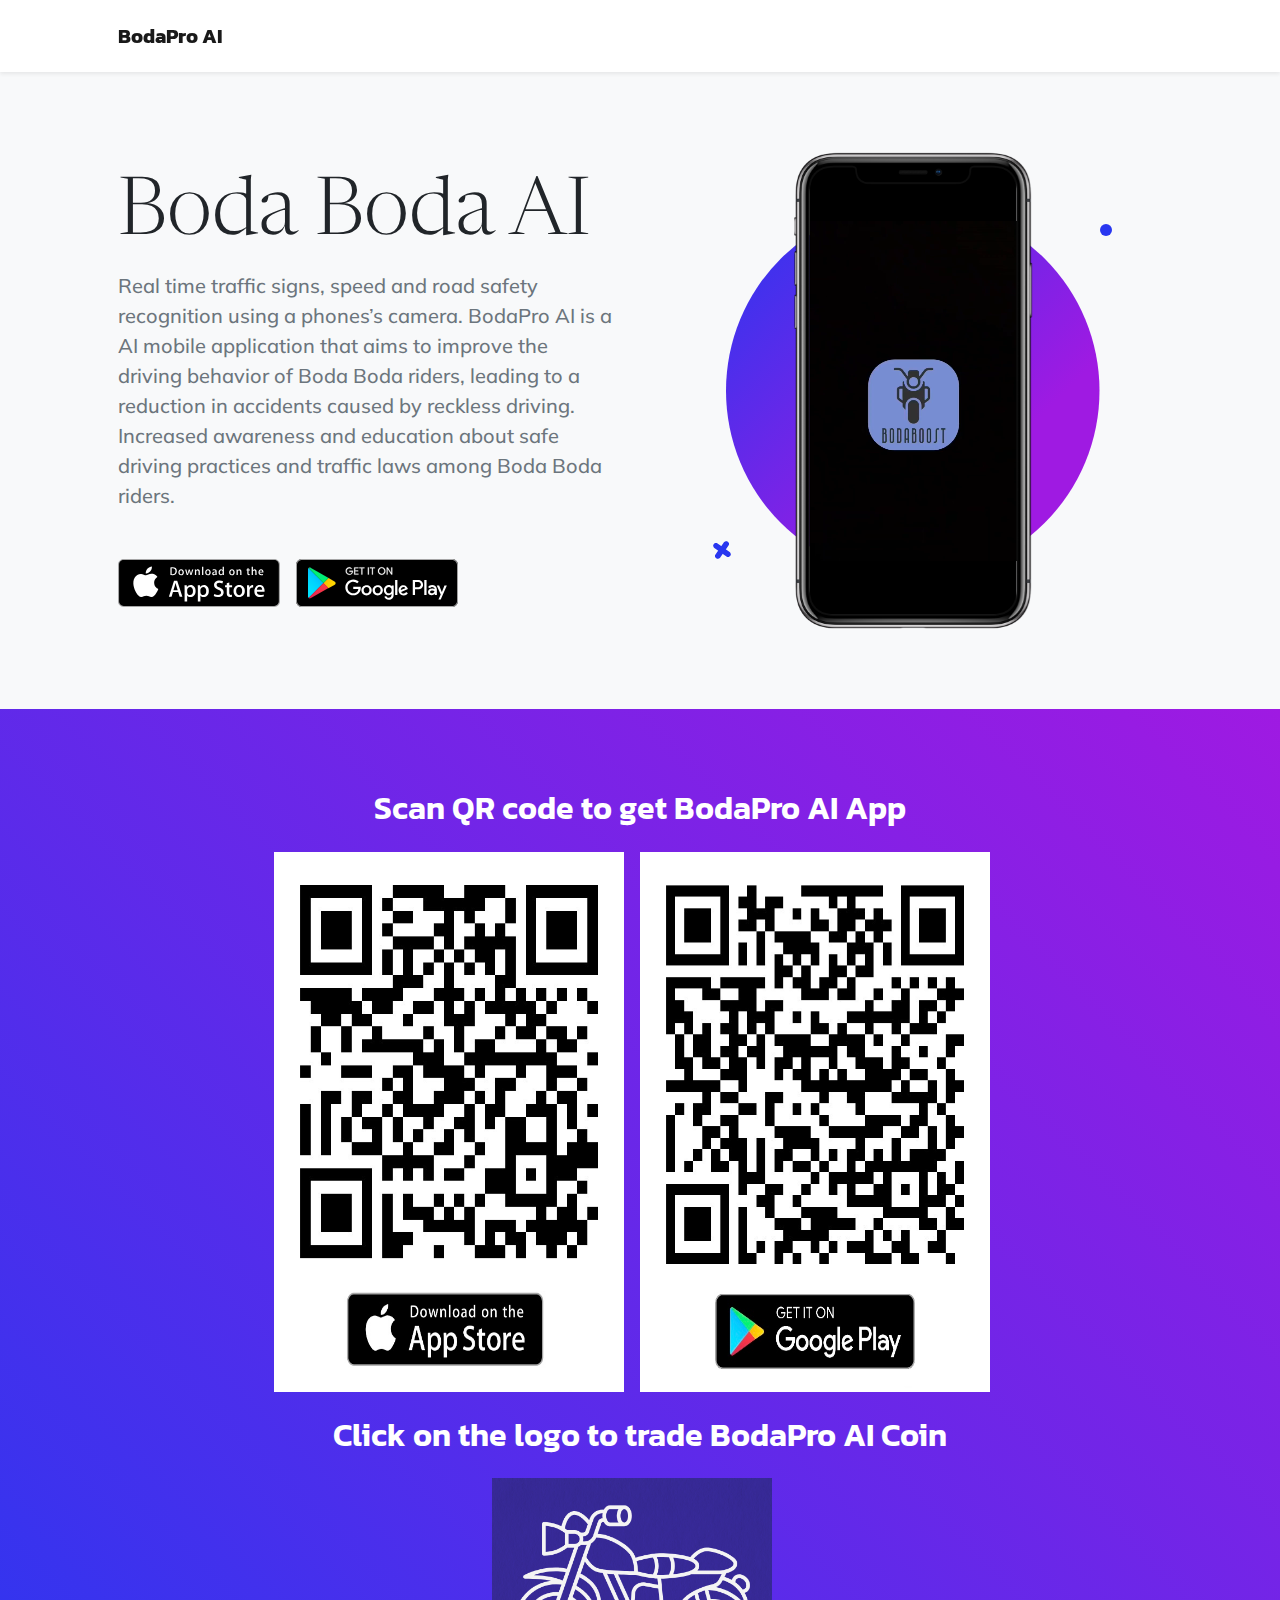
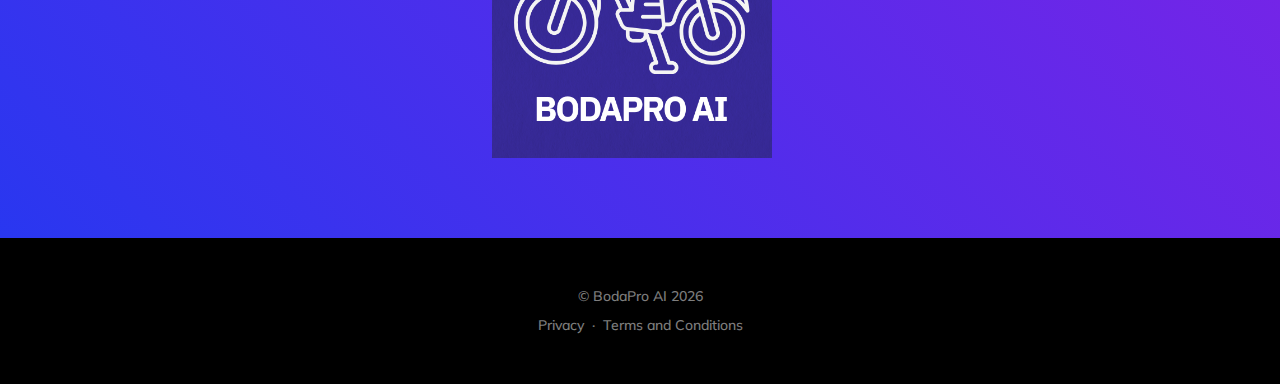
<file: index.html>
<!DOCTYPE html>
<html lang="en">
    <head>
        <meta charset="utf-8" />
        <meta name="viewport" content="width=device-width, initial-scale=1, shrink-to-fit=no" />
        <meta name="description" content="Mobile application for BodaPro AI App" />
        <meta name="author" content="Clerusync" />
        <title>BodaPro AI</title>
        <link rel="icon" type="image/x-icon" href="assets/favicon.ico" />
        <!-- Bootstrap icons-->
        <link href="https://cdn.jsdelivr.net/npm/bootstrap-icons@1.5.0/font/bootstrap-icons.css" rel="stylesheet" />
        <!-- Google fonts-->
        <link rel="preconnect" href="https://fonts.gstatic.com" />
        <link href="https://fonts.googleapis.com/css2?family=Newsreader:ital,wght@0,600;1,600&amp;display=swap" rel="stylesheet" />
        <link href="https://fonts.googleapis.com/css2?family=Mulish:ital,wght@0,300;0,500;0,600;0,700;1,300;1,500;1,600;1,700&amp;display=swap" rel="stylesheet" />
        <link href="https://fonts.googleapis.com/css2?family=Kanit:ital,wght@0,400;1,400&amp;display=swap" rel="stylesheet" />
        <!-- Core theme CSS (includes Bootstrap)-->
        <link href="css/styles.css" rel="stylesheet" />
    </head>
    <body id="page-top">
        <!-- Navigation-->
        <nav class="navbar navbar-expand-lg navbar-light fixed-top shadow-sm" id="mainNav">
            <div class="container px-5">
                <a class="navbar-brand fw-bold" href="https://bodaboost.com">BodaPro AI</a> 
            </div>
        </nav>
        <!-- Mashead header-->
        <header class="masthead">
            <div class="container px-5">
                <div class="row gx-5 align-items-center">
                    <div class="col-lg-6">
                        <!-- Mashead text and app badges-->
                        <div class="mb-5 mb-lg-0 text-center text-lg-start">
                            <h1 class="display-1 lh-1 mb-3">Boda Boda AI</h1>
                            <p class="lead fw-normal text-muted mb-5">Real time traffic signs, speed and road safety recognition using a phones’s camera. 
                                BodaPro AI is a AI mobile application that aims to improve the driving behavior of Boda Boda riders, 
                                leading to a reduction in accidents caused by reckless driving. Increased awareness and education about safe driving practices and traffic laws among Boda Boda riders. </p>
                            <div class="d-flex flex-column flex-lg-row align-items-center">
                                <a class="me-lg-3 mb-4 mb-lg-0" href="https://apps.apple.com/app/bodaboost/id6446497437"><img class="app-badge" src="assets/img/app-store-badge.svg" alt="..." /></a>
                                <a class="me-lg-3 mb-4 mb-lg-0" href="https://play.google.com/store/apps/details?id=boda.org"><img class="app-badge" src="assets/img/google-play-badge.svg" alt="..." /></a>
                            </div>
                        </div>
                    </div>
                    <div class="col-lg-6">
                        <div class="masthead-device-mockup">
                            <svg class="circle" viewBox="0 0 100 100" xmlns="http://www.w3.org/2000/svg">
                                <defs>
                                    <linearGradient id="circleGradient" gradientTransform="rotate(45)">
                                        <stop class="gradient-start-color" offset="0%"></stop>
                                        <stop class="gradient-end-color" offset="100%"></stop>
                                    </linearGradient>
                                </defs>
                                <circle cx="50" cy="50" r="50"></circle></svg
                            ><svg class="shape-1 d-none d-sm-block" viewBox="0 0 240.83 240.83" xmlns="http://www.w3.org/2000/svg">
                                <rect x="-32.54" y="78.39" width="305.92" height="84.05" rx="42.03" transform="translate(120.42 -49.88) rotate(45)"></rect>
                                <rect x="-32.54" y="78.39" width="305.92" height="84.05" rx="42.03" transform="translate(-49.88 120.42) rotate(-45)"></rect></svg
                            ><svg class="shape-2 d-none d-sm-block" viewBox="0 0 100 100" xmlns="http://www.w3.org/2000/svg"><circle cx="50" cy="50" r="50"></circle></svg>
                            <div class="device-wrapper">
                                <div class="device" data-device="iPhoneX" data-orientation="portrait" data-color="black">
                                    <div class="screen bg-black"> 
                                        <video muted="muted" autoplay="" loop="" style="width: 100%; height: 100%"><source src="assets/img/Demo.mp4" type="video/mp4" /></video>
                                    </div>
                                </div>
                            </div>
                        </div>
                    </div>
                </div>
            </div>
        </header>  
        <!-- App badge section-->
        <section class="bg-gradient-primary-to-secondary" id="download">
            <div class="container px-5">
                <h2 class="text-center text-white font-alt mb-4">Scan QR code to get BodaPro AI App</h2>  
                <div class="d-flex flex-column flex-lg-row align-items-center justify-content-center" alt="QR">  
                    <a class="me-lg-3 mb-4 mb-lg-0" href="https://apps.apple.com/ke/app/BodaPro AI/id6446497437"><img class="app-badge" src="assets/img/AppleStoreQR.jpg" style="width:350px;height:540px;" alt="Apple Store" /></a>
                    <a class="me-lg-3 mb-4 mb-lg-0" href="https://play.google.com/store/apps/details?id=boda.org"><img class="app-badge" src="assets/img/GooglePlayQR.jpg" style="width:350px;height:540px;" alt="Google Play" /></a> 
                </div> 
                 <!-- BodaPro Ai Coin section--> 
                <br>
                <h2 class="text-center text-white font-alt mb-4">Click on the logo to trade BodaPro AI Coin</h2> 
                <center>
                    <div class="coin"></div>
                <a class="me-lg-3 mb-4 mb-lg-0" href="https://pump.fun/coin/DLFWeNsVqBeDwJgwZetF1jJpzVfmyp9BpZJ7kaxGpump"><img class="app-badge" src="assets/img/Logo/BodaProAi.png" style="width:280px;height:280px;" alt="BodaPro AI" /></a>  
            </center>
               
                
        </section> 
        <!-- Footer-->
        <footer class="bg-black text-center py-5">
            <div class="container px-5">
                <div class="text-white-50 small">
                    <div class="mb-2">
                        <script>
                            document.write((" © BodaPro AI ") + new Date().getFullYear());
                          </script>
                    </div>
                    <a href="PrivacyPolicy">Privacy</a>
                    <span class="mx-1">&middot;</span>
                    <a href="TermsandConditions">Terms and Conditions</a> 
                </div>
            </div>
        </footer>
        <!-- Bootstrap core JS-->
        <script src="https://cdn.jsdelivr.net/npm/bootstrap@5.2.3/dist/js/bootstrap.bundle.min.js"></script>
        <!-- Core theme JS-->
        <script src="js/scripts.js"></script>
        <script src="https://cdn.startbootstrap.com/sb-forms-latest.js"></script>
    </body>
</html>
</file>
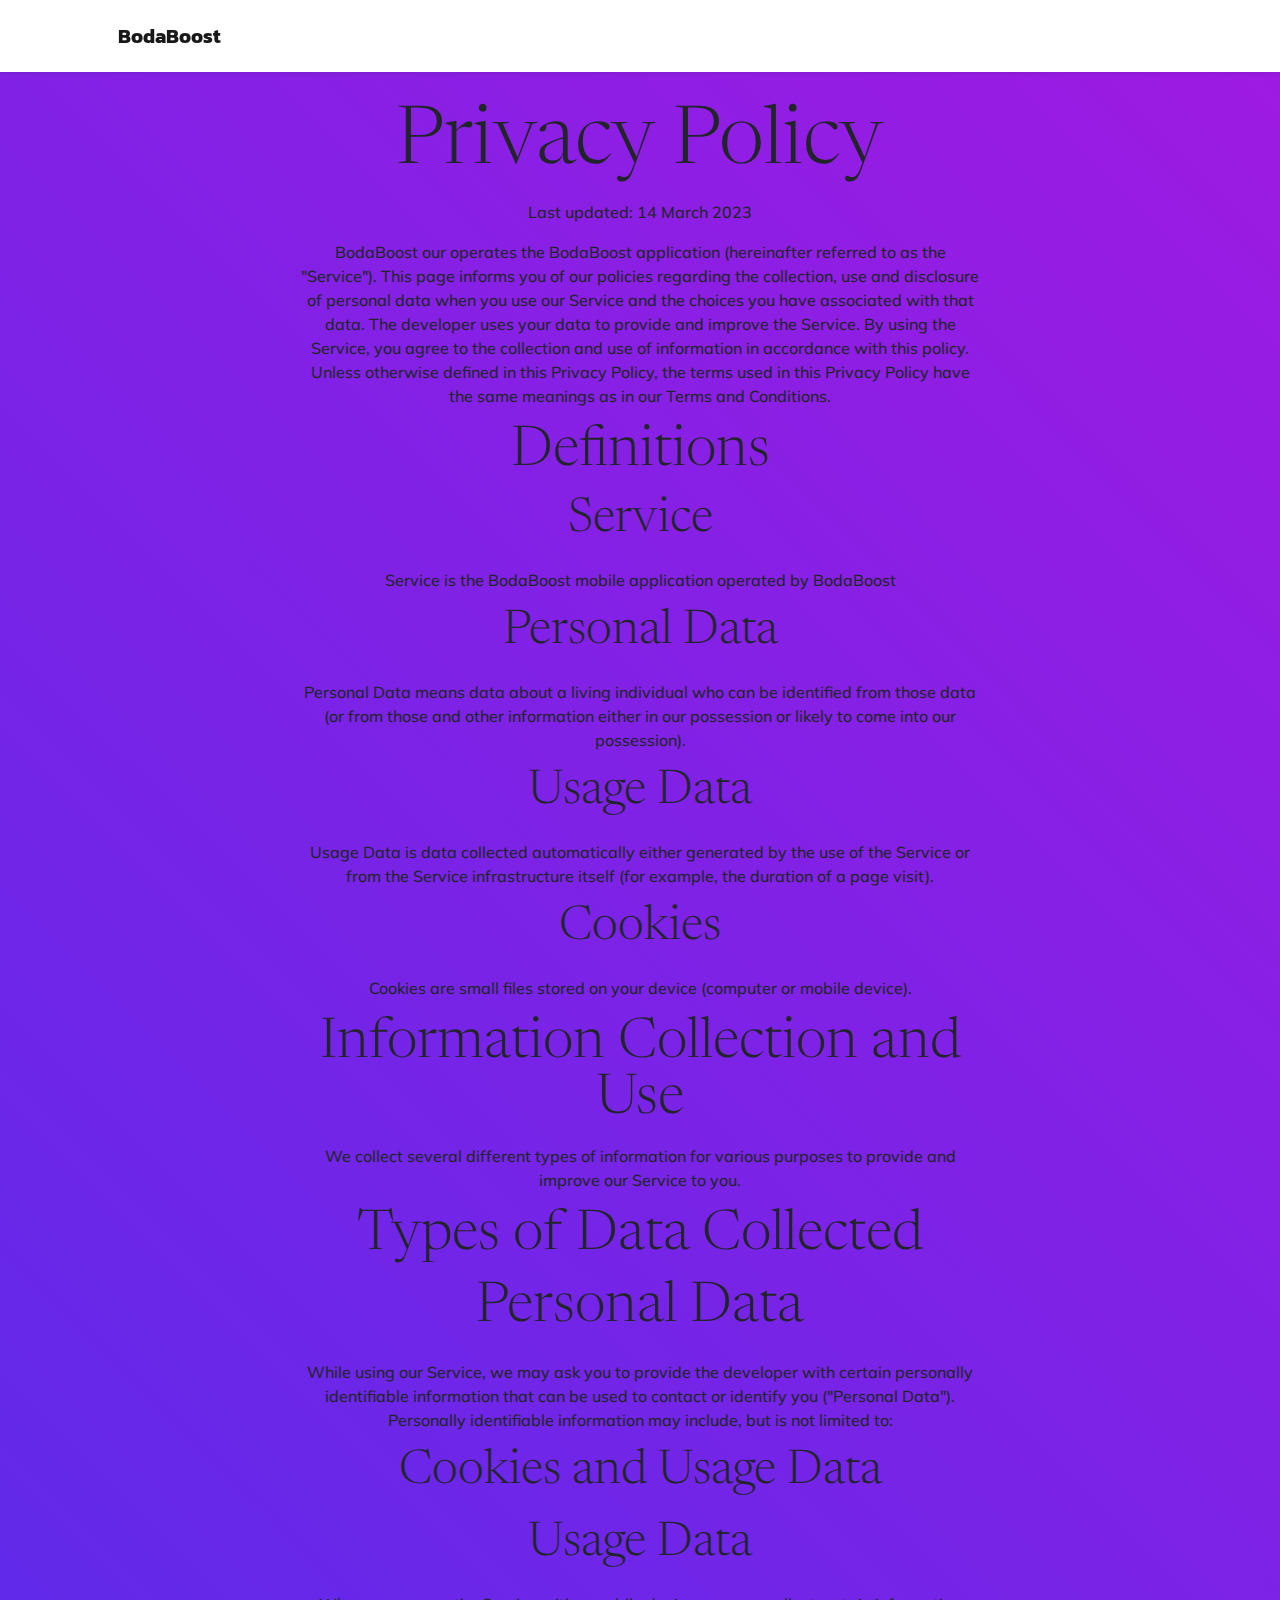
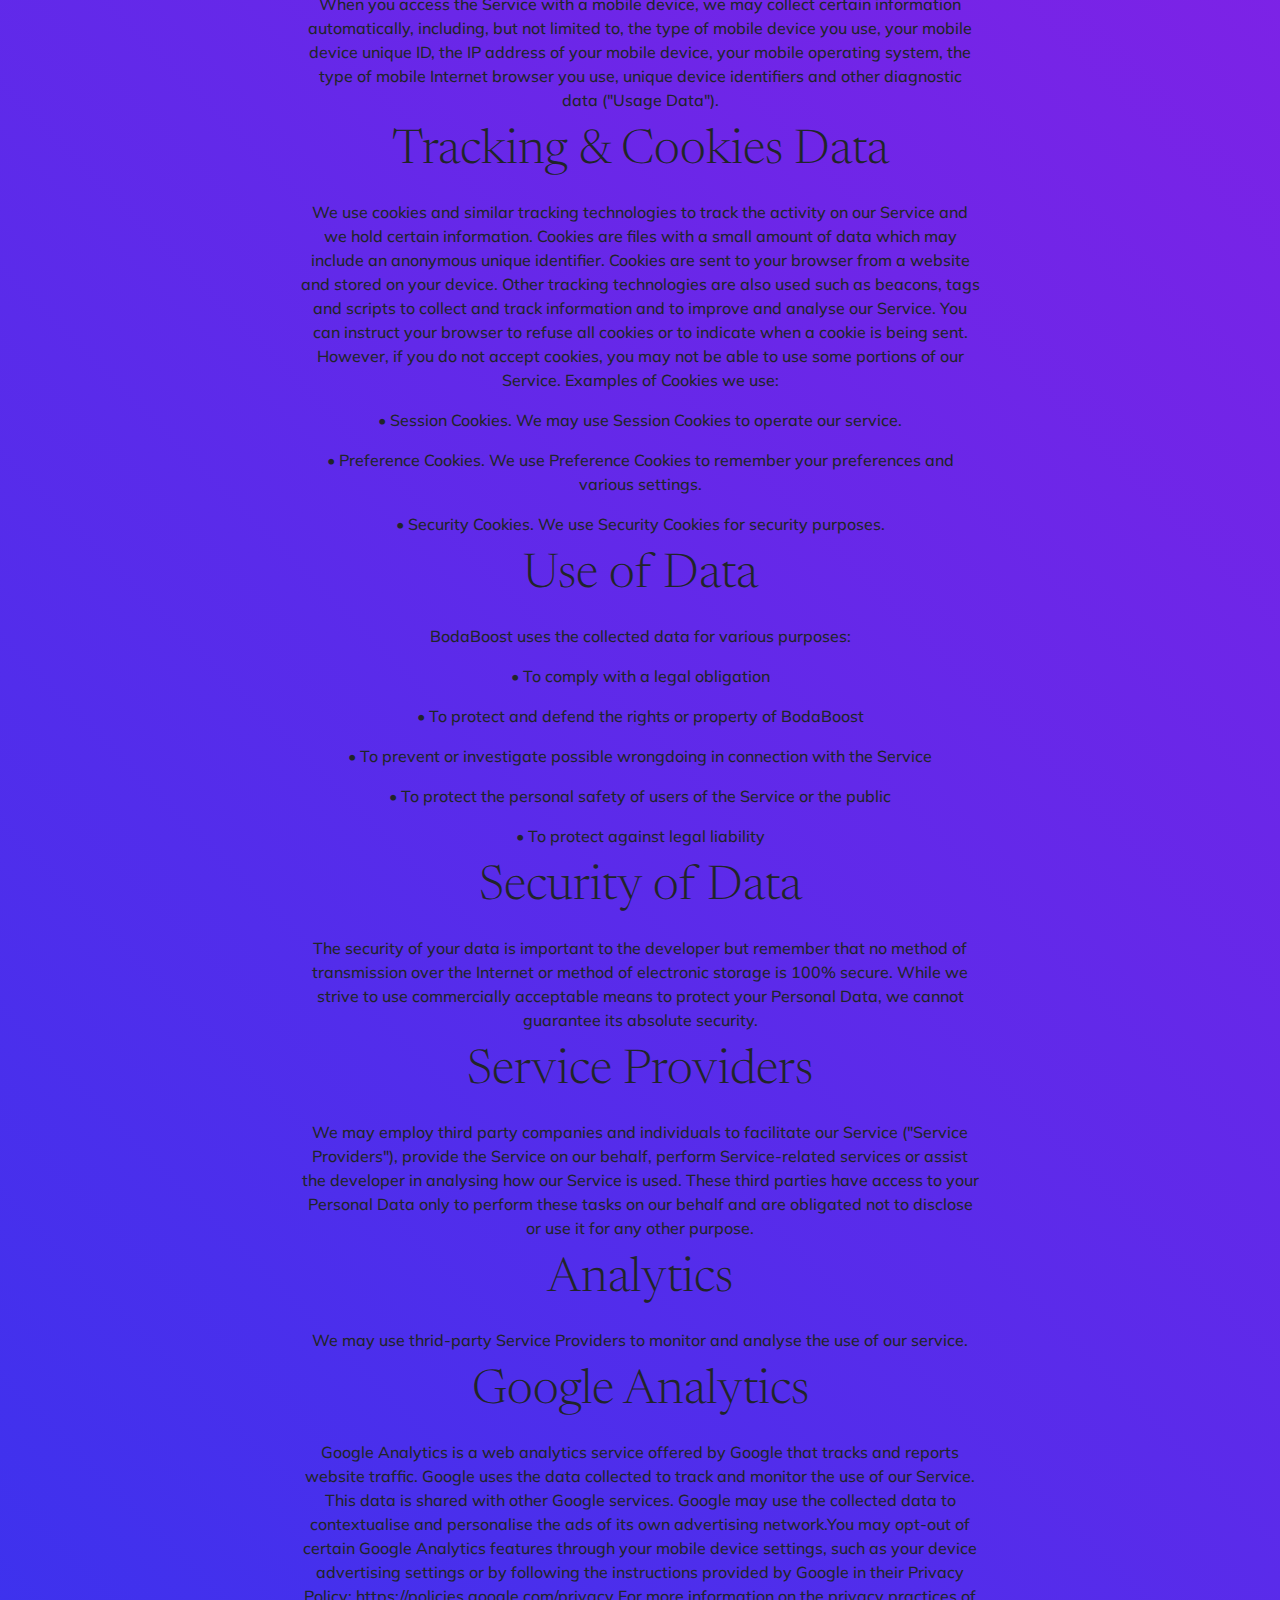
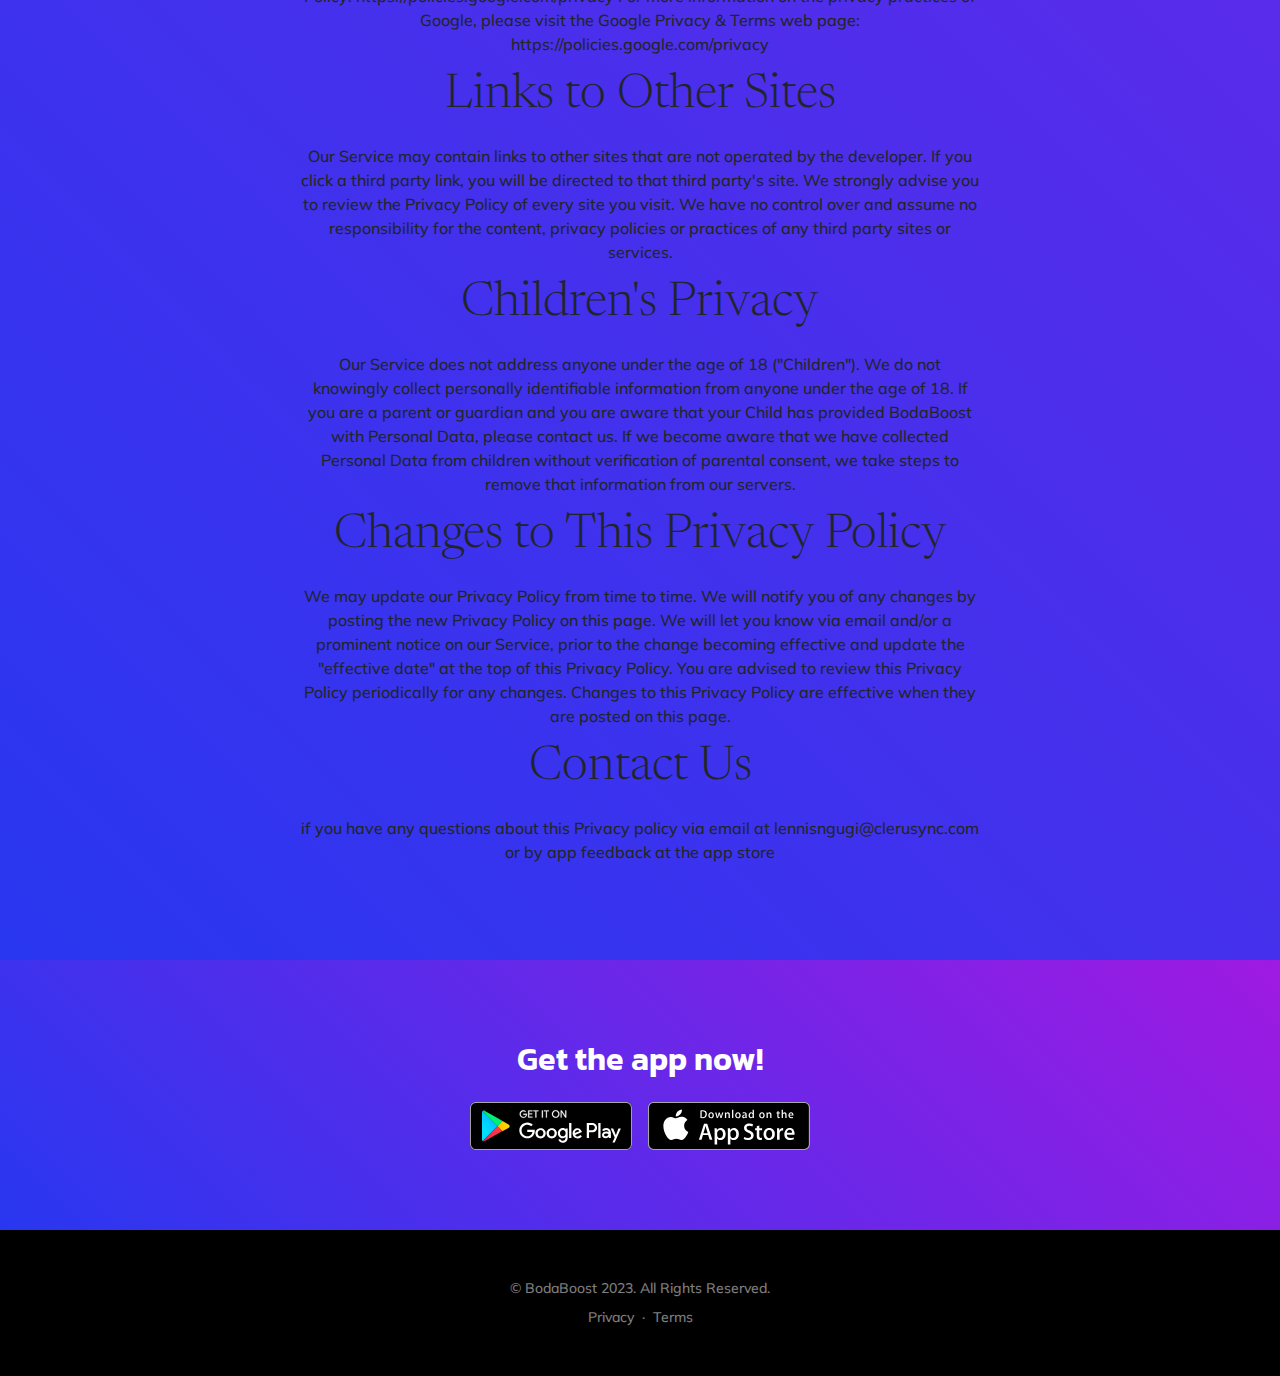
<file: privacypolicy.html>
<!DOCTYPE html>
<html lang="en">
    <head>
        <meta charset="utf-8" />
        <meta name="viewport" content="width=device-width, initial-scale=1, shrink-to-fit=no" />
        <meta name="description" content="Mobile application for BodaBost App" />
        <meta name="author" content="Clerusync" />
        <title>BodaBoost | Privacy Policy</title>
        <link rel="icon" type="image/x-icon" href="assets/favicon.ico" />
        <!-- Bootstrap icons-->
        <link href="https://cdn.jsdelivr.net/npm/bootstrap-icons@1.5.0/font/bootstrap-icons.css" rel="stylesheet" />
        <!-- Google fonts-->
        <link rel="preconnect" href="https://fonts.gstatic.com" />
        <link href="https://fonts.googleapis.com/css2?family=Newsreader:ital,wght@0,600;1,600&amp;display=swap" rel="stylesheet" />
        <link href="https://fonts.googleapis.com/css2?family=Mulish:ital,wght@0,300;0,500;0,600;0,700;1,300;1,500;1,600;1,700&amp;display=swap" rel="stylesheet" />
        <link href="https://fonts.googleapis.com/css2?family=Kanit:ital,wght@0,400;1,400&amp;display=swap" rel="stylesheet" />
        <!-- Core theme CSS (includes Bootstrap)-->
        <link href="css/styles.css" rel="stylesheet" />
    </head>
    <body id="page-top">
        <!-- Navigation-->
        <nav class="navbar navbar-expand-lg navbar-light fixed-top shadow-sm" id="mainNav">
            <div class="container px-5">
                <a class="navbar-brand fw-bold" href="index.html">BodaBoost</a>
            </div>
        </nav> 
        <!-- Quote/testimonial aside-->
        <aside class="text-center bg-gradient-primary-to-secondary">
            <div class="container px-5">
                <div class="row gx-5 justify-content-center">
                    <div class="col-xl-8">
                        <br>
                        
                        <h1 class="display-1 lh-1 mb-3">Privacy Policy</h1>
                        <p>Last updated: 14 March 2023</p>
                        <p>BodaBoost our operates the BodaBoost application (hereinafter referred to as the "Service").
                            This page informs you of our policies regarding the collection, use and disclosure of personal data when you use our Service and the choices you have associated with that data. 
                            The developer uses your data to provide and improve the Service. By using the Service, you agree to the collection and use of information in accordance with this policy. Unless otherwise defined in this Privacy Policy, the terms used in this Privacy Policy have the same meanings as in our Terms and Conditions.
                        </p>
                        <h1 class="display-4 lh-1 mb-3">Definitions</h1>
                        <h2 class="display-5 lh-1 mb-4">Service</h2>
                        <p>Service is the BodaBoost mobile application operated by BodaBoost</p>
                        <h2 class="display-5 lh-1 mb-4">Personal Data</h2>
                        <p>Personal Data means data about a living individual who can be identified 
                        from those data (or from those and other information either in our possession or likely to come into our possession). </p>
                        <h2 class="display-5 lh-1 mb-4">Usage Data</h2>
                        <p>Usage Data is data collected automatically either generated by the use of the Service or from the Service infrastructure 
                        itself (for example, the duration of a page visit). </p>
                        <h2 class="display-5 lh-1 mb-4">Cookies</h2>
                        <p>Cookies are small files stored on your device (computer or mobile device).</p>
                        <h1 class="display-4 lh-1 mb-3">Information Collection and Use</h1>
                        <p>We collect several different types of information for various purposes to provide and improve our Service to you.</p>
                        <h1 class="display-4 lh-1 mb-3">Types of Data Collected</h1>
                        <h2 class="display-4 lh-1 mb-4">Personal Data</h2>
                        <p>While using our Service, we may ask you to provide the developer with certain personally identifiable information that can be used to contact or identify you 
                        ("Personal Data"). Personally identifiable information may include, but is not limited to: </p>
                        <h2 class="display-5 lh-1 mb-4">Cookies and Usage Data</h2>
                        <h2 class="display-5 lh-1 mb-4">Usage Data</h2>
                        <p>When you access the Service with a mobile device, we may collect certain information automatically, including, but not limited to, the type of mobile device you use, your mobile device unique ID, the IP address of your mobile device, 
                            your mobile operating system, the type of mobile Internet browser you use, unique device identifiers and other diagnostic data ("Usage Data"). </p>
                        <h2 class="display-5 lh-1 mb-4">Tracking & Cookies Data</h2>
                        <p>
                            We use cookies and similar tracking technologies to track the activity on our Service and we hold certain information. Cookies are files with a small amount of data which may include an anonymous unique identifier. Cookies are sent to your browser from a website and stored on your device. Other tracking technologies are also used such as beacons, tags and scripts to collect and track information and to improve and analyse our Service. You can instruct your browser to refuse all cookies or to indicate when a cookie is being sent. However, if you do not accept cookies, you may not be able to use some portions of our Service. Examples of Cookies we use:
                          </p> 
                           <p>• Session Cookies. We may use Session Cookies to operate our service.</p> 
                          <p>• Preference Cookies. We use Preference Cookies to remember your preferences and various settings.</p> 
                          <p>• Security Cookies. We use Security Cookies for security purposes.</p> 
                        <h2 class="display-5 lh-1 mb-4">Use of Data</h2>
                        <p>BodaBoost uses the collected data for various purposes:</p> 
								  <p>• To comply with a legal obligation</p> 
								  <p>• To protect and defend the rights or property of BodaBoost</p> 
								  <p>• To prevent or investigate possible wrongdoing in connection with the Service</p> 
								  <p>• To protect the personal safety of users of the Service or the public</p> 
								  <p>• To protect against legal liability</p> 
                        <h2 class="display-5 lh-1 mb-4">Security of Data</h2>
                        <p>The security of your data is important to the developer but remember that no method of transmission over the Internet or method of 
                        electronic storage is 100% secure. While we strive to use commercially acceptable means to protect your Personal Data, 
                        we cannot guarantee its absolute security.
                        </p>
                        <h2 class="display-5 lh-1 mb-4">Service Providers</h2>
                        <p>We may employ third party companies and individuals to facilitate our Service ("Service Providers"), provide the Service on our behalf, 
                            perform Service-related services or assist the developer in analysing how our Service is used. These third parties have access to your 
                            Personal Data only to perform these tasks on our behalf and are obligated not to disclose or use it for any other purpose.
                        </p>  
                        <h2 class="display-5 lh-1 mb-4">Analytics</h2>
                        <p>We may use thrid-party Service Providers to monitor and analyse the use of our service.</p>
                        <h2 class="display-5 lh-1 mb-4">Google Analytics</h2>
                        <p>Google Analytics is a web analytics service offered by Google that tracks and reports website traffic. Google uses the data collected to track and monitor 
                            the use of our Service. This data is shared with other Google services. Google may use the collected data to contextualise and personalise the ads of its own advertising network.You may opt-out of certain Google Analytics features through your mobile device settings, such as your device advertising settings or by following the instructions provided by Google in their Privacy Policy: https://policies.google.com/privacy 
                            For more information on the privacy practices of Google, please visit the Google Privacy & Terms web page: https://policies.google.com/privacy</p>                
                        <h2 class="display-5 lh-1 mb-4">Links to Other Sites</h2>
                        <p>Our Service may contain links to other sites that are not operated by the developer. If you click a third party link, you will be directed to that third party's site. 
                            We strongly advise you to review the Privacy Policy of every site you visit. We have no control over and assume no responsibility for the content, 
                            privacy policies or practices of any third party sites or services.
                        </p> 
                        <h2 class="display-5 lh-1 mb-4">Children's Privacy</h2>
                        <p>Our Service does not address anyone under the age of 18 ("Children").
                          We do not knowingly collect personally identifiable information from anyone under the age of 18. If you are a parent or guardian and you are aware that your Child has provided BodaBoost with Personal Data, please contact us. If we become aware that we have collected Personal Data from children without verification of parental consent, we take steps to remove that information from our servers.</p>
                        </p>
                        <h2 class="display-5 lh-1 mb-4">Changes to This Privacy Policy</h2>
                        <p>We may update our Privacy Policy from time to time. We will notify you of any changes by posting the new Privacy Policy on this page. We will let you know via email and/or a prominent notice on our Service, prior to the change becoming effective and update the "effective date" at the top of this Privacy Policy.
                          You are advised to review this Privacy Policy periodically for any changes. Changes to this Privacy Policy are effective when they are posted on this page.</p>
                          <p> 
                        <h2 class="display-5 lh-1 mb-4">Contact Us</h2>
                        <p>if you have any questions about this Privacy policy via email at lennisngugi@clerusync.com or by app feedback at the app store</p>
                        </div> 
                    </div>
                </div>
            </div>
        </aside> 
        <!-- Call to action section-->
    
        <!-- App badge section-->
        <section class="bg-gradient-primary-to-secondary" id="download">
            <div class="container px-5">
                <h2 class="text-center text-white font-alt mb-4">Get the app now!</h2>
                <div class="d-flex flex-column flex-lg-row align-items-center justify-content-center">
                    <a class="me-lg-3 mb-4 mb-lg-0" href="https://play.google.com/store/apps/details?id=boda.org"><img class="app-badge" src="assets/img/google-play-badge.svg" alt="..." /></a>
                    <a href="https://apps.apple.com/ke/app/bodaboost/id6446497437"><img class="app-badge" src="assets/img/app-store-badge.svg" alt="..." /></a>
                </div>
            </div>
        </section>
        <!-- Footer-->
        <footer class="bg-black text-center py-5">
            <div class="container px-5">
                <div class="text-white-50 small">
                    <div class="mb-2">&copy; BodaBoost 2023. All Rights Reserved.</div>
                    <a href="privacypolicy.html">Privacy</a>
                    <span class="mx-1">&middot;</span>
                    <a href="termsandconditions.html">Terms</a> 
                </div>
            </div>
        </footer>
        <!-- Bootstrap core JS-->
        <script src="https://cdn.jsdelivr.net/npm/bootstrap@5.2.3/dist/js/bootstrap.bundle.min.js"></script>
        <!-- Core theme JS-->
        <script src="js/scripts.js"></script> 
        <script src="https://cdn.startbootstrap.com/sb-forms-latest.js"></script>
    </body>
</html>
</file>
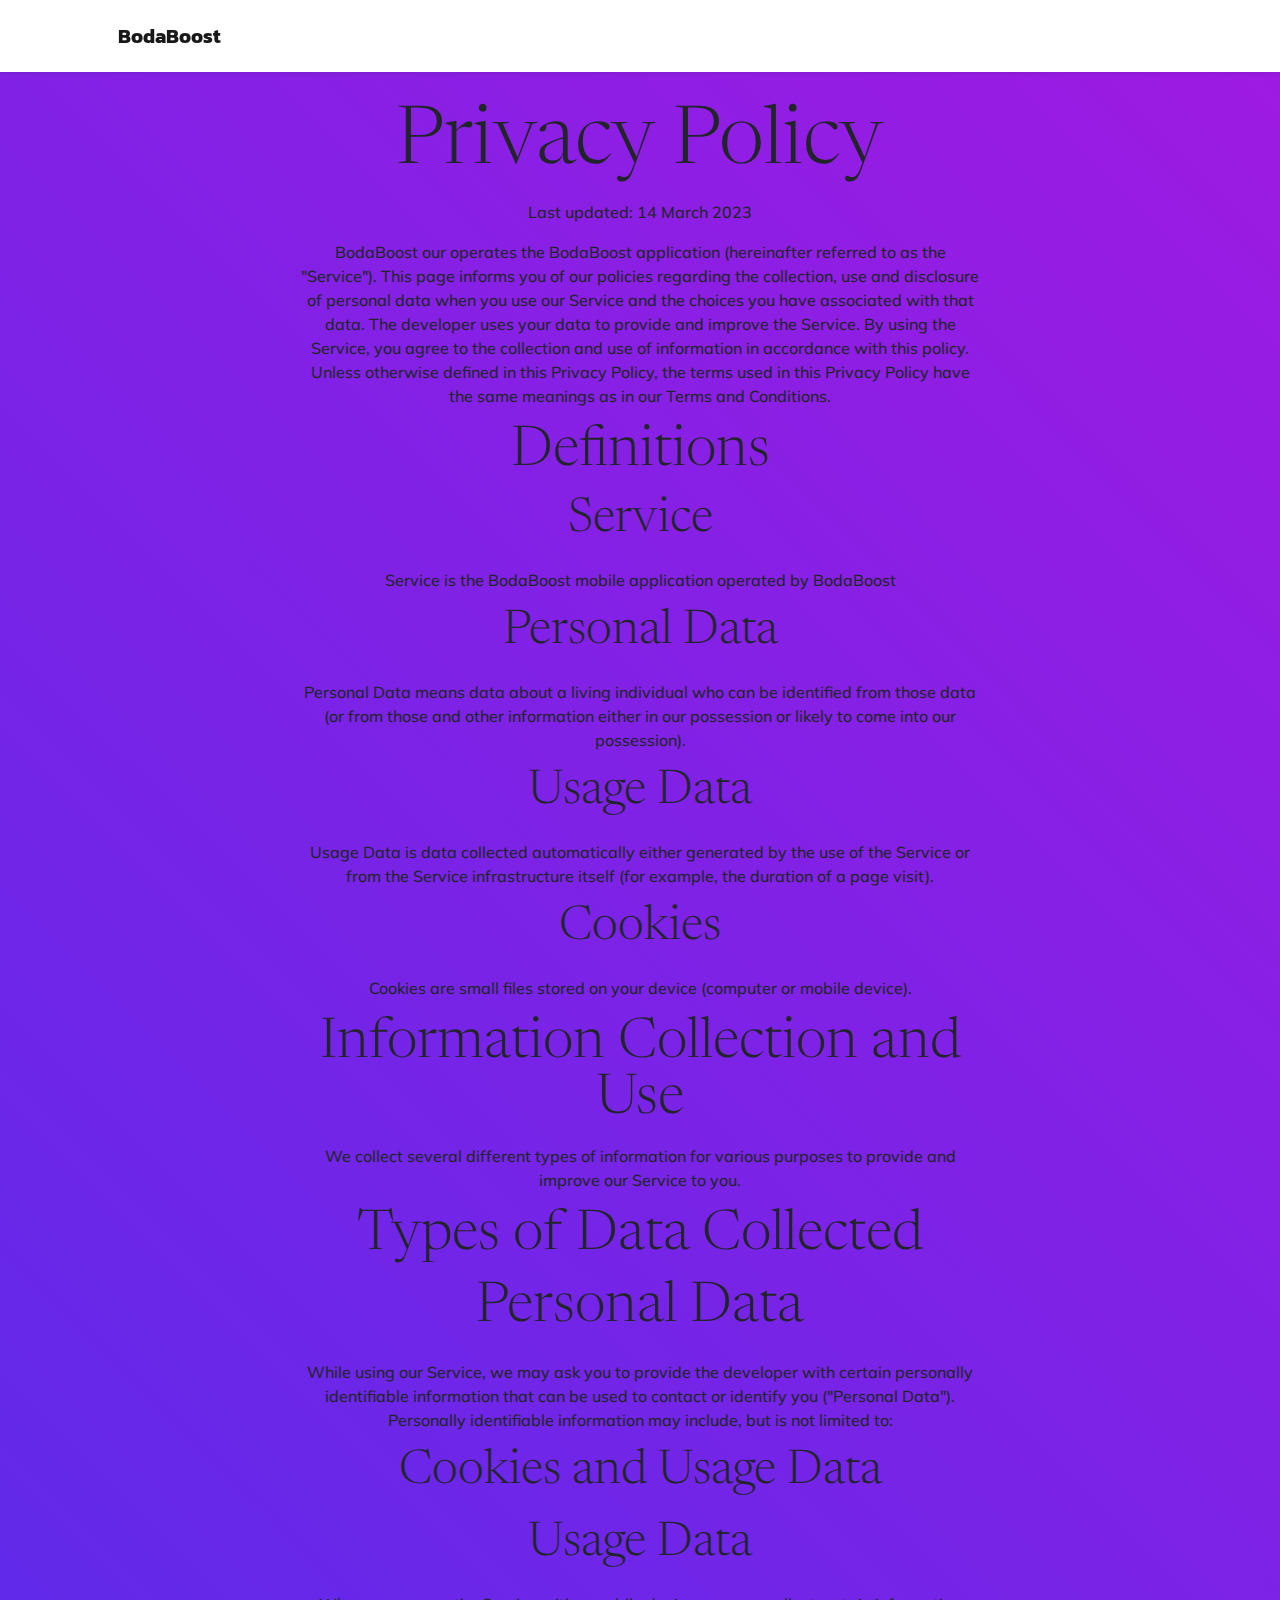
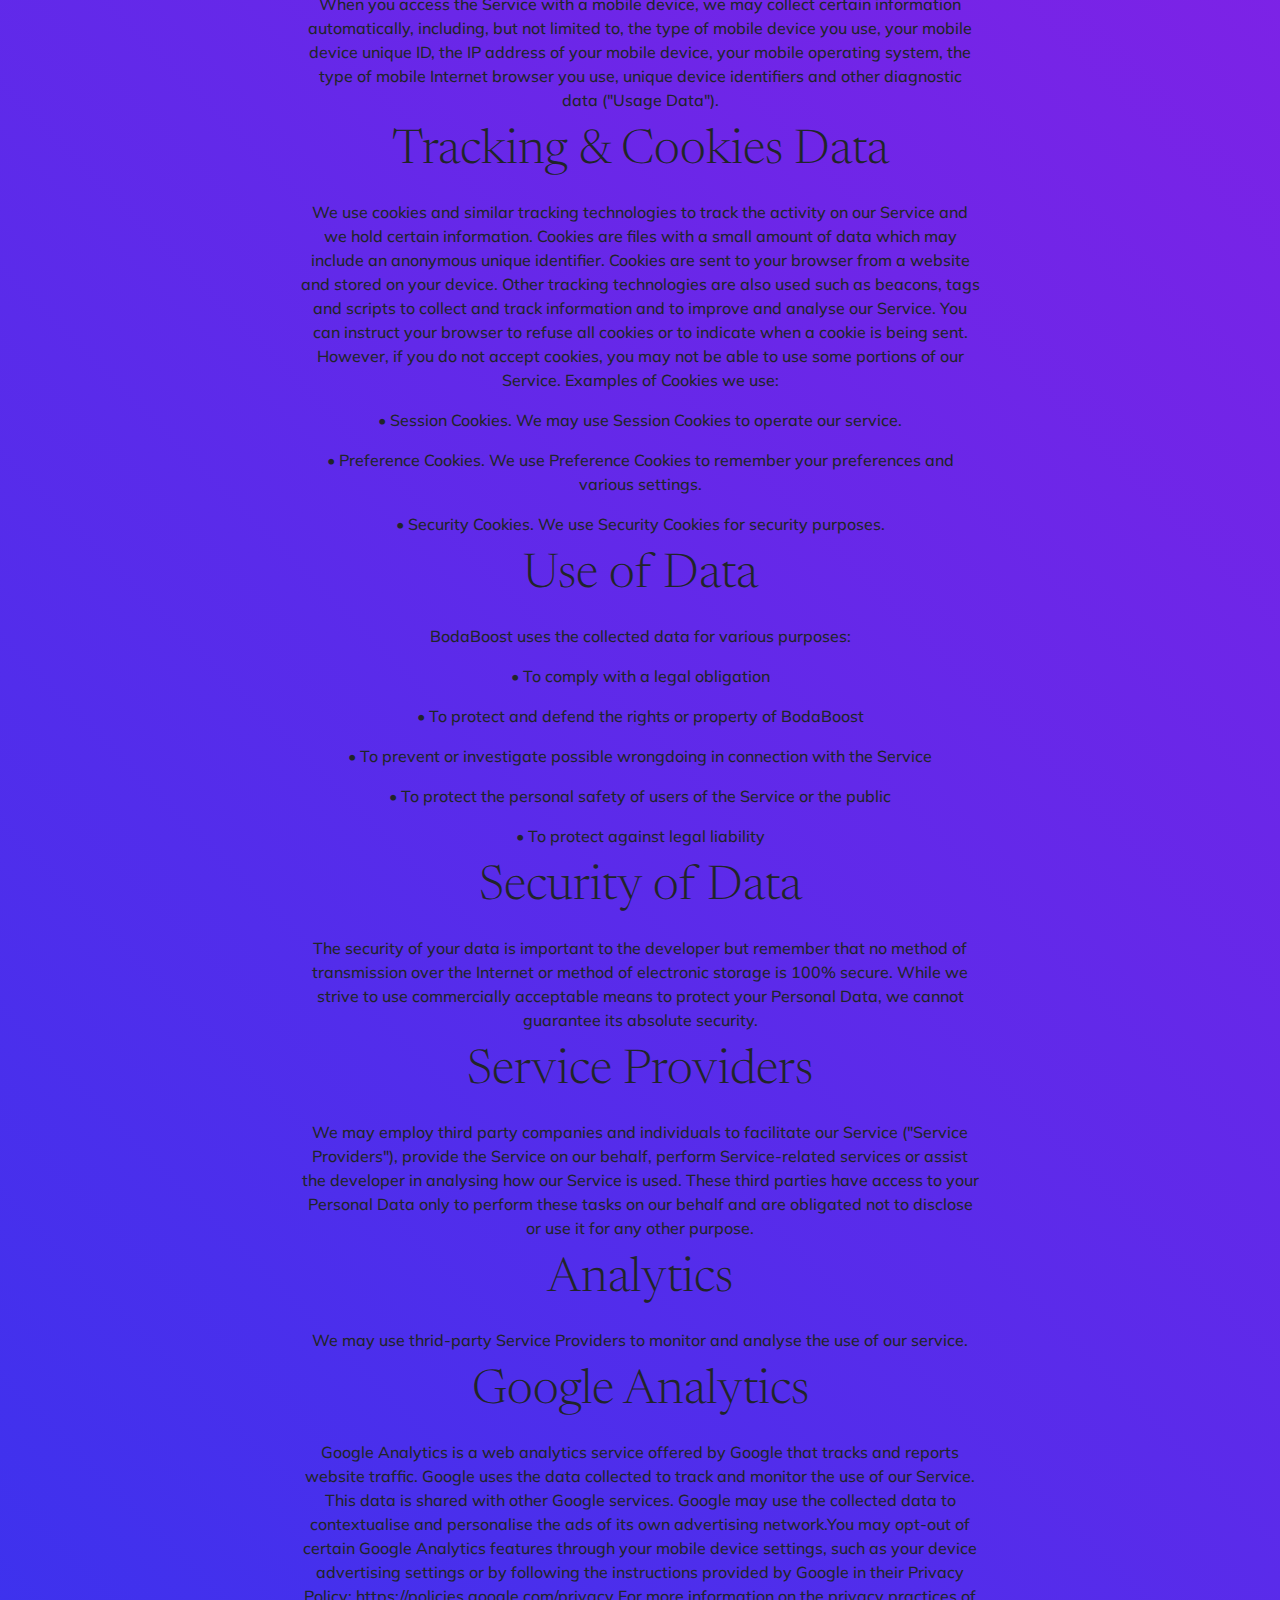
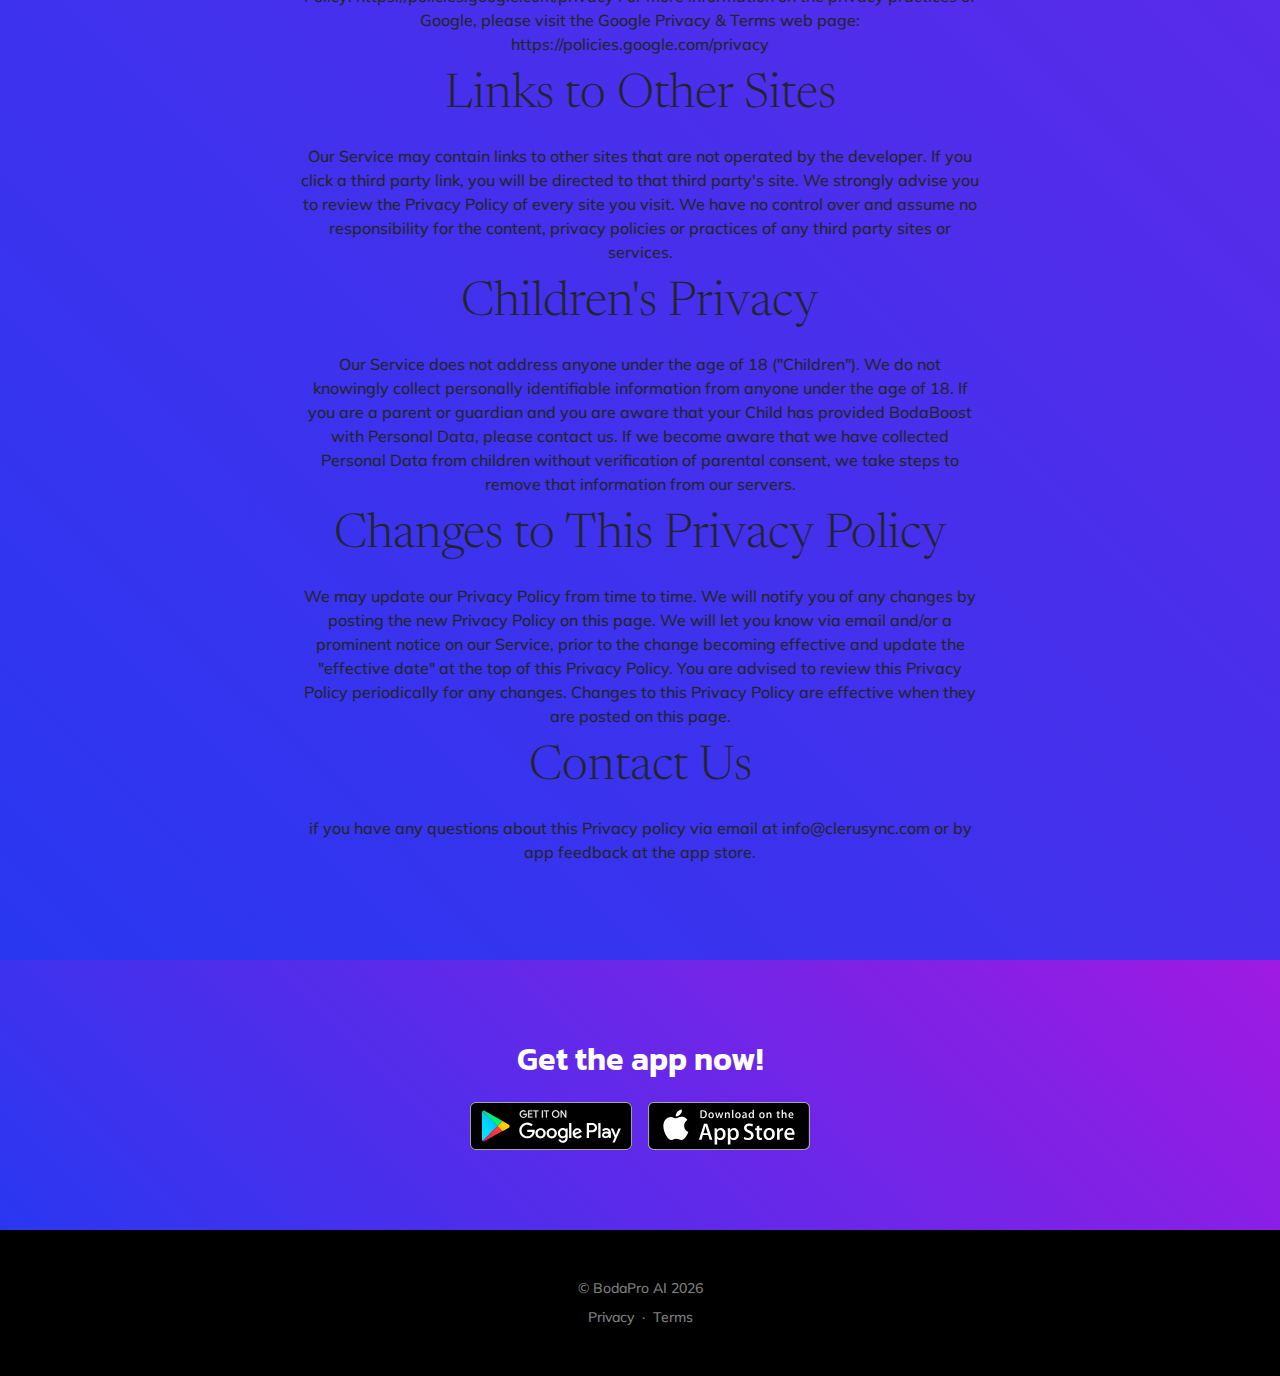
<file: PrivacyPolicy.html>
<!DOCTYPE html>
<html lang="en">
    <head>
        <meta charset="utf-8" />
        <meta name="viewport" content="width=device-width, initial-scale=1, shrink-to-fit=no" />
        <meta name="description" content="Mobile application for BodaBost App" />
        <meta name="author" content="Clerusync" />
        <title>BodaBoost | Privacy Policy</title>
        <link rel="icon" type="image/x-icon" href="assets/favicon.ico" />
        <!-- Bootstrap icons-->
        <link href="https://cdn.jsdelivr.net/npm/bootstrap-icons@1.5.0/font/bootstrap-icons.css" rel="stylesheet" />
        <!-- Google fonts-->
        <link rel="preconnect" href="https://fonts.gstatic.com" />
        <link href="https://fonts.googleapis.com/css2?family=Newsreader:ital,wght@0,600;1,600&amp;display=swap" rel="stylesheet" />
        <link href="https://fonts.googleapis.com/css2?family=Mulish:ital,wght@0,300;0,500;0,600;0,700;1,300;1,500;1,600;1,700&amp;display=swap" rel="stylesheet" />
        <link href="https://fonts.googleapis.com/css2?family=Kanit:ital,wght@0,400;1,400&amp;display=swap" rel="stylesheet" />
        <!-- Core theme CSS (includes Bootstrap)-->
        <link href="css/styles.css" rel="stylesheet" />
    </head>
    <body id="page-top">
        <!-- Navigation-->
        <nav class="navbar navbar-expand-lg navbar-light fixed-top shadow-sm" id="mainNav">
            <div class="container px-5">
                <a class="navbar-brand fw-bold" href="https://bodaboost.com">BodaBoost</a>
            </div>
        </nav> 
        <!-- Quote/testimonial aside-->
        <aside class="text-center bg-gradient-primary-to-secondary">
            <div class="container px-5">
                <div class="row gx-5 justify-content-center">
                    <div class="col-xl-8">
                        <br>
                        
                        <h1 class="display-1 lh-1 mb-3">Privacy Policy</h1>
                        <p>Last updated: 14 March 2023</p>
                        <p>BodaBoost our operates the BodaBoost application (hereinafter referred to as the "Service").
                            This page informs you of our policies regarding the collection, use and disclosure of personal data when you use our Service and the choices you have associated with that data. 
                            The developer uses your data to provide and improve the Service. By using the Service, you agree to the collection and use of information in accordance with this policy. Unless otherwise defined in this Privacy Policy, the terms used in this Privacy Policy have the same meanings as in our Terms and Conditions.
                        </p>
                        <h1 class="display-4 lh-1 mb-3">Definitions</h1>
                        <h2 class="display-5 lh-1 mb-4">Service</h2>
                        <p>Service is the BodaBoost mobile application operated by BodaBoost</p>
                        <h2 class="display-5 lh-1 mb-4">Personal Data</h2>
                        <p>Personal Data means data about a living individual who can be identified 
                        from those data (or from those and other information either in our possession or likely to come into our possession). </p>
                        <h2 class="display-5 lh-1 mb-4">Usage Data</h2>
                        <p>Usage Data is data collected automatically either generated by the use of the Service or from the Service infrastructure 
                        itself (for example, the duration of a page visit). </p>
                        <h2 class="display-5 lh-1 mb-4">Cookies</h2>
                        <p>Cookies are small files stored on your device (computer or mobile device).</p>
                        <h1 class="display-4 lh-1 mb-3">Information Collection and Use</h1>
                        <p>We collect several different types of information for various purposes to provide and improve our Service to you.</p>
                        <h1 class="display-4 lh-1 mb-3">Types of Data Collected</h1>
                        <h2 class="display-4 lh-1 mb-4">Personal Data</h2>
                        <p>While using our Service, we may ask you to provide the developer with certain personally identifiable information that can be used to contact or identify you 
                        ("Personal Data"). Personally identifiable information may include, but is not limited to: </p>
                        <h2 class="display-5 lh-1 mb-4">Cookies and Usage Data</h2>
                        <h2 class="display-5 lh-1 mb-4">Usage Data</h2>
                        <p>When you access the Service with a mobile device, we may collect certain information automatically, including, but not limited to, the type of mobile device you use, your mobile device unique ID, the IP address of your mobile device, 
                            your mobile operating system, the type of mobile Internet browser you use, unique device identifiers and other diagnostic data ("Usage Data"). </p>
                        <h2 class="display-5 lh-1 mb-4">Tracking & Cookies Data</h2>
                        <p>
                            We use cookies and similar tracking technologies to track the activity on our Service and we hold certain information. Cookies are files with a small amount of data which may include an anonymous unique identifier. Cookies are sent to your browser from a website and stored on your device. Other tracking technologies are also used such as beacons, tags and scripts to collect and track information and to improve and analyse our Service. You can instruct your browser to refuse all cookies or to indicate when a cookie is being sent. However, if you do not accept cookies, you may not be able to use some portions of our Service. Examples of Cookies we use:
                          </p> 
                           <p>• Session Cookies. We may use Session Cookies to operate our service.</p> 
                          <p>• Preference Cookies. We use Preference Cookies to remember your preferences and various settings.</p> 
                          <p>• Security Cookies. We use Security Cookies for security purposes.</p> 
                        <h2 class="display-5 lh-1 mb-4">Use of Data</h2>
                        <p>BodaBoost uses the collected data for various purposes:</p> 
								  <p>• To comply with a legal obligation</p> 
								  <p>• To protect and defend the rights or property of BodaBoost</p> 
								  <p>• To prevent or investigate possible wrongdoing in connection with the Service</p> 
								  <p>• To protect the personal safety of users of the Service or the public</p> 
								  <p>• To protect against legal liability</p> 
                        <h2 class="display-5 lh-1 mb-4">Security of Data</h2>
                        <p>The security of your data is important to the developer but remember that no method of transmission over the Internet or method of 
                        electronic storage is 100% secure. While we strive to use commercially acceptable means to protect your Personal Data, 
                        we cannot guarantee its absolute security.
                        </p>
                        <h2 class="display-5 lh-1 mb-4">Service Providers</h2>
                        <p>We may employ third party companies and individuals to facilitate our Service ("Service Providers"), provide the Service on our behalf, 
                            perform Service-related services or assist the developer in analysing how our Service is used. These third parties have access to your 
                            Personal Data only to perform these tasks on our behalf and are obligated not to disclose or use it for any other purpose.
                        </p>  
                        <h2 class="display-5 lh-1 mb-4">Analytics</h2>
                        <p>We may use thrid-party Service Providers to monitor and analyse the use of our service.</p>
                        <h2 class="display-5 lh-1 mb-4">Google Analytics</h2>
                        <p>Google Analytics is a web analytics service offered by Google that tracks and reports website traffic. Google uses the data collected to track and monitor 
                            the use of our Service. This data is shared with other Google services. Google may use the collected data to contextualise and personalise the ads of its own advertising network.You may opt-out of certain Google Analytics features through your mobile device settings, such as your device advertising settings or by following the instructions provided by Google in their Privacy Policy: https://policies.google.com/privacy 
                            For more information on the privacy practices of Google, please visit the Google Privacy & Terms web page: https://policies.google.com/privacy</p>                
                        <h2 class="display-5 lh-1 mb-4">Links to Other Sites</h2>
                        <p>Our Service may contain links to other sites that are not operated by the developer. If you click a third party link, you will be directed to that third party's site. 
                            We strongly advise you to review the Privacy Policy of every site you visit. We have no control over and assume no responsibility for the content, 
                            privacy policies or practices of any third party sites or services.
                        </p> 
                        <h2 class="display-5 lh-1 mb-4">Children's Privacy</h2>
                        <p>Our Service does not address anyone under the age of 18 ("Children").
                          We do not knowingly collect personally identifiable information from anyone under the age of 18. If you are a parent or guardian and you are aware that your Child has provided BodaBoost with Personal Data, please contact us. If we become aware that we have collected Personal Data from children without verification of parental consent, we take steps to remove that information from our servers.</p>
                        </p>
                        <h2 class="display-5 lh-1 mb-4">Changes to This Privacy Policy</h2>
                        <p>We may update our Privacy Policy from time to time. We will notify you of any changes by posting the new Privacy Policy on this page. We will let you know via email and/or a prominent notice on our Service, prior to the change becoming effective and update the "effective date" at the top of this Privacy Policy.
                          You are advised to review this Privacy Policy periodically for any changes. Changes to this Privacy Policy are effective when they are posted on this page.</p>
                          <p> 
                        <h2 class="display-5 lh-1 mb-4">Contact Us</h2>
                        <p>if you have any questions about this Privacy policy via email at info@clerusync.com or by app feedback at the app store.</p>
                        </div> 
                    </div>
                </div>
            </div>
        </aside> 
        <!-- Call to action section-->
    
        <!-- App badge section-->
        <section class="bg-gradient-primary-to-secondary" id="download">
            <div class="container px-5">
                <h2 class="text-center text-white font-alt mb-4">Get the app now!</h2>
                <div class="d-flex flex-column flex-lg-row align-items-center justify-content-center">
                    <a class="me-lg-3 mb-4 mb-lg-0" href="https://play.google.com/store/apps/details?id=boda.org"><img class="app-badge" src="assets/img/google-play-badge.svg" alt="..." /></a>
                    <a href="https://apps.apple.com/ke/app/bodaboost/id6446497437"><img class="app-badge" src="assets/img/app-store-badge.svg" alt="..." /></a>
                </div>
            </div>
        </section>
        <!-- Footer-->
        <footer class="bg-black text-center py-5">
            <div class="container px-5">
                <div class="text-white-50 small">
					<div class="mb-2">
                        <script>
                            document.write((" © BodaPro AI ") + new Date().getFullYear());
                          </script> 
                    </div>
                    <a href="PrivacyPolicy">Privacy</a>
                    <span class="mx-1">&middot;</span>
                    <a href="termsandconditions">Terms</a> 
                </div>
            </div>
        </footer>
        <!-- Bootstrap core JS-->
        <script src="https://cdn.jsdelivr.net/npm/bootstrap@5.2.3/dist/js/bootstrap.bundle.min.js"></script>
        <!-- Core theme JS-->
        <script src="js/scripts.js"></script> 
        <script src="https://cdn.startbootstrap.com/sb-forms-latest.js"></script>
    </body>
</html>
</file>
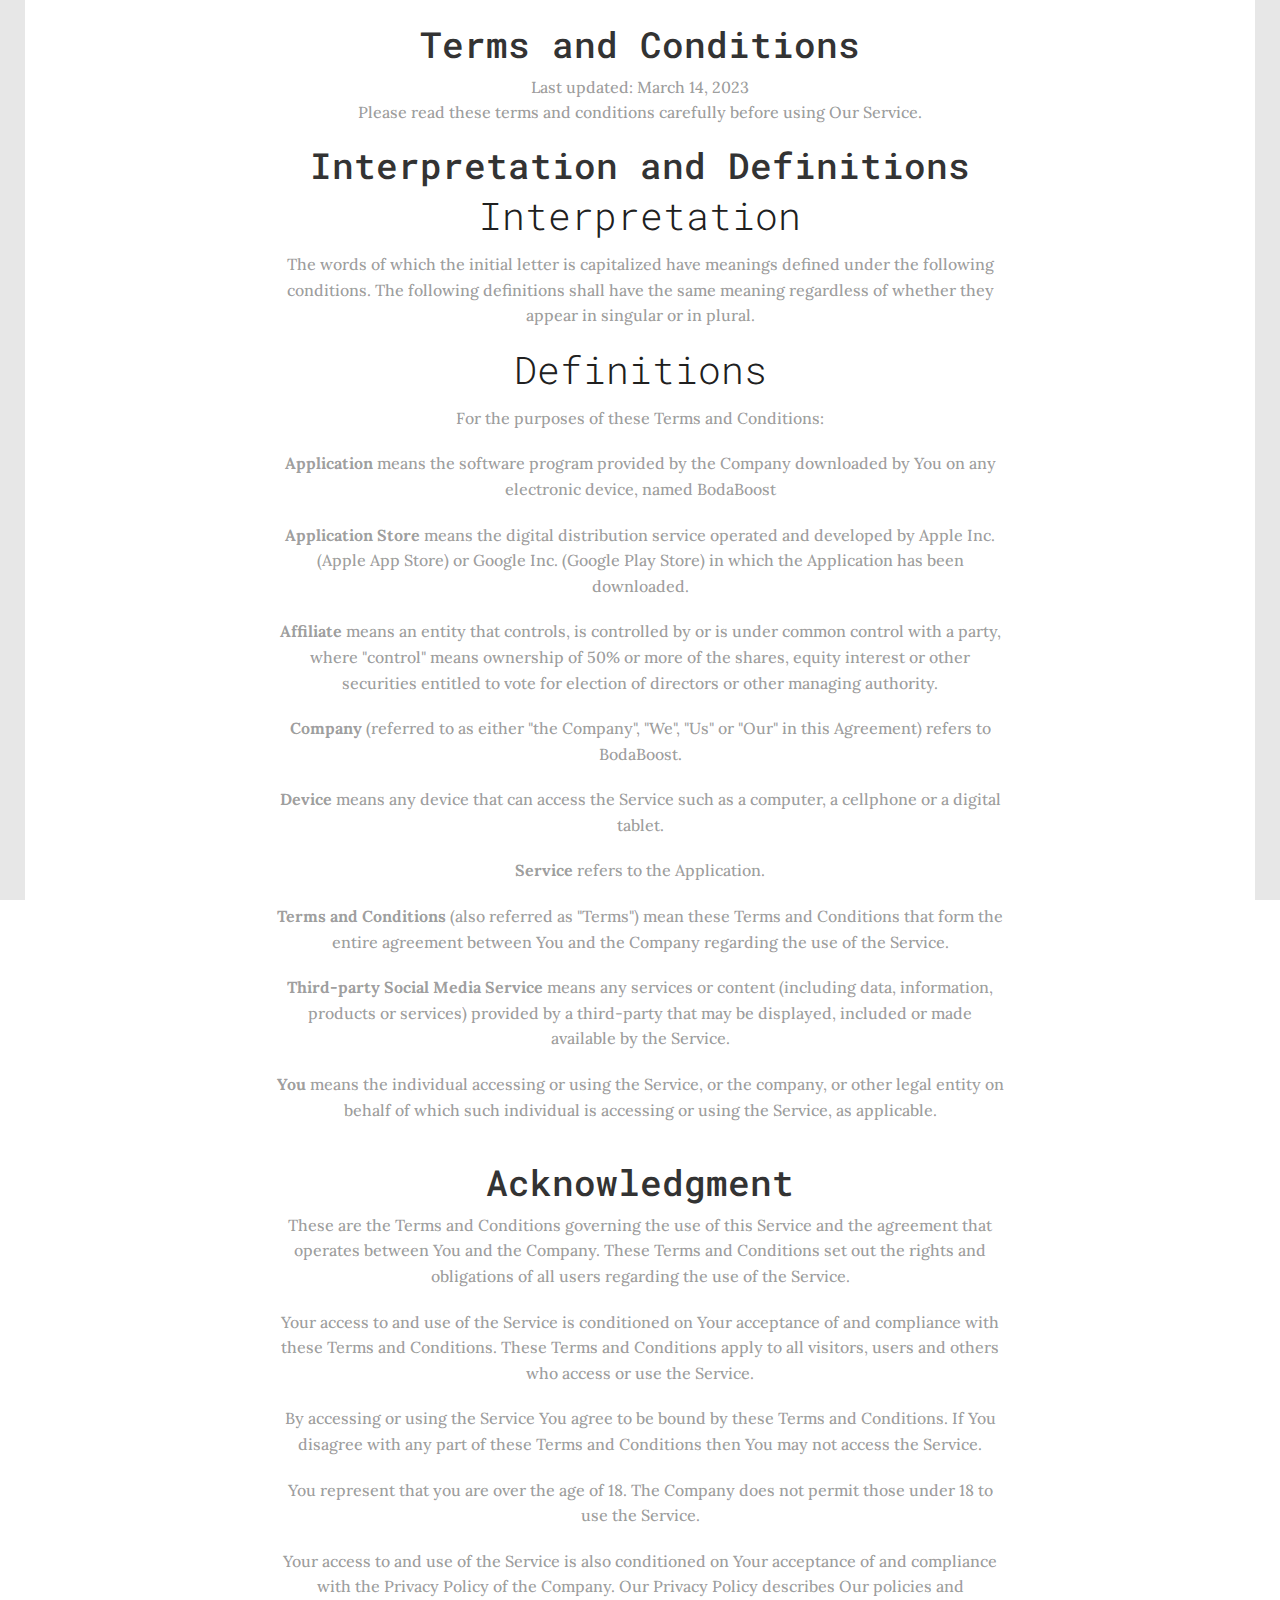
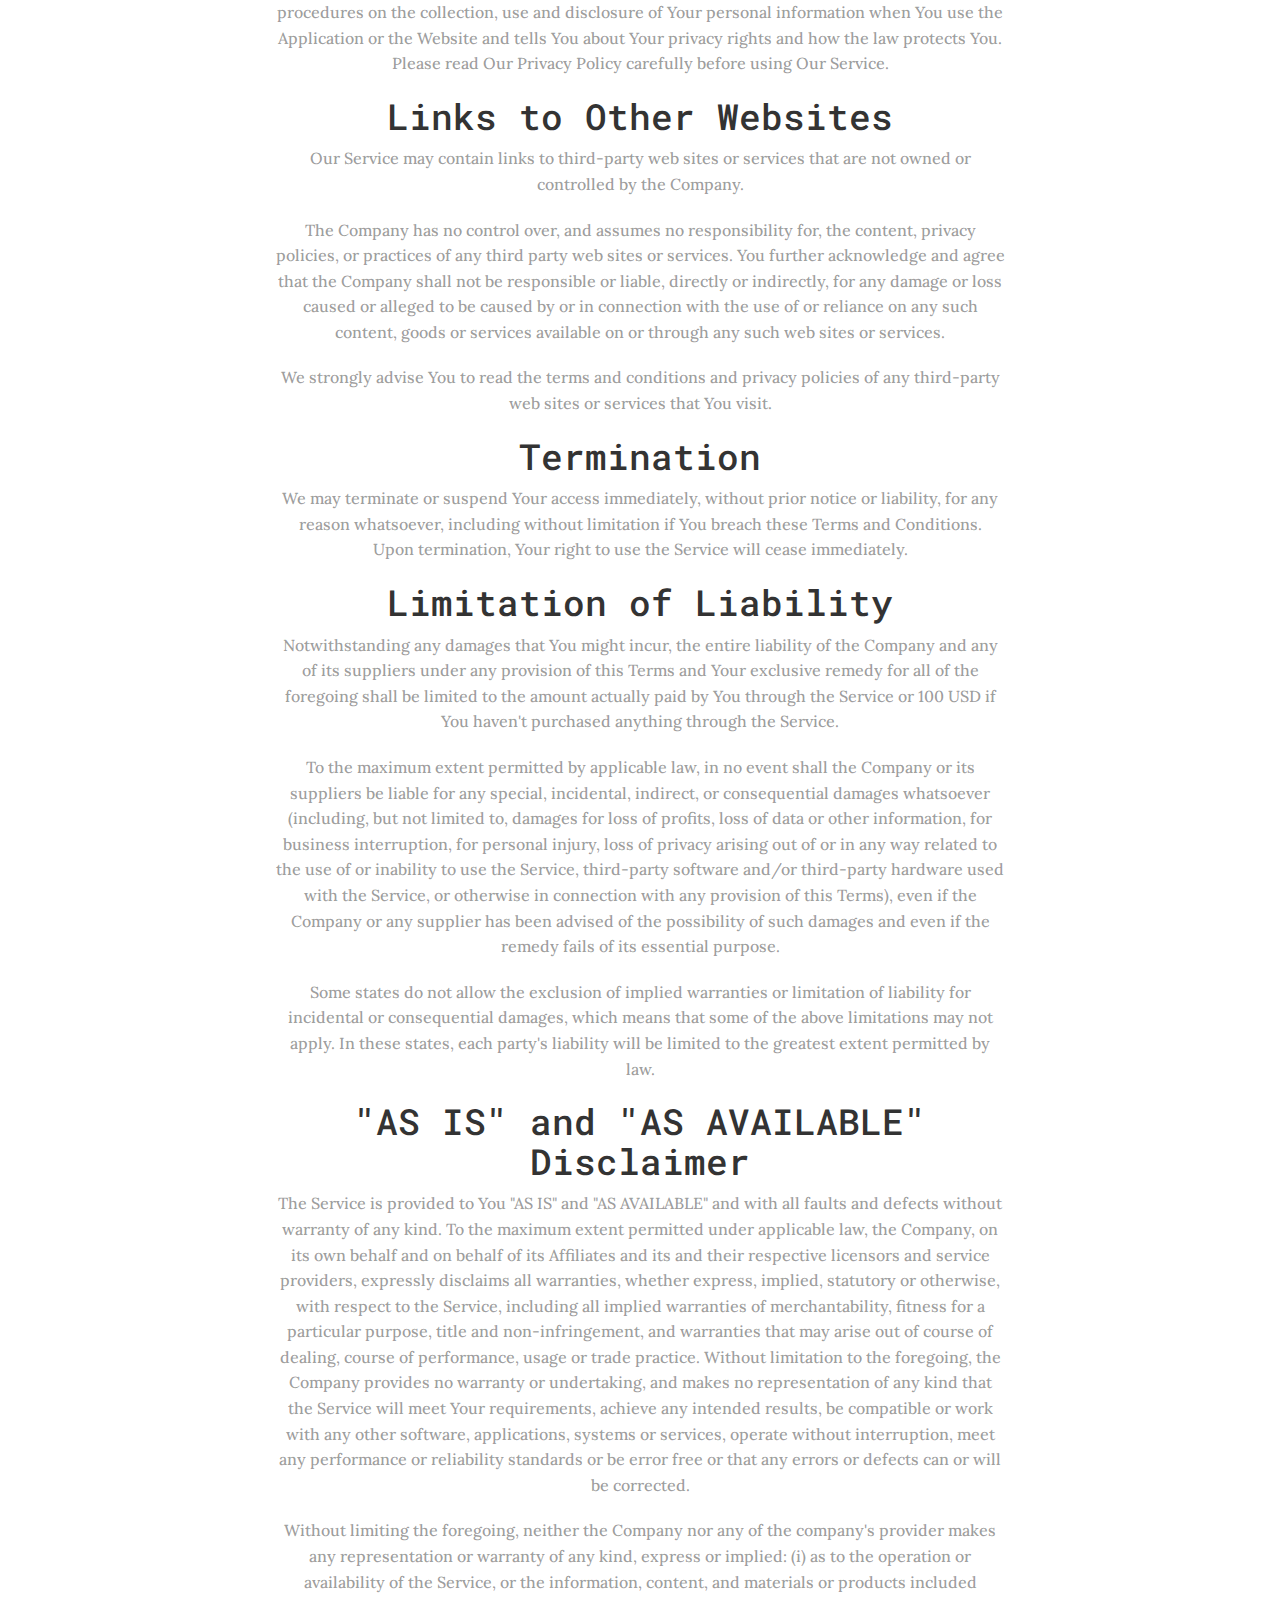
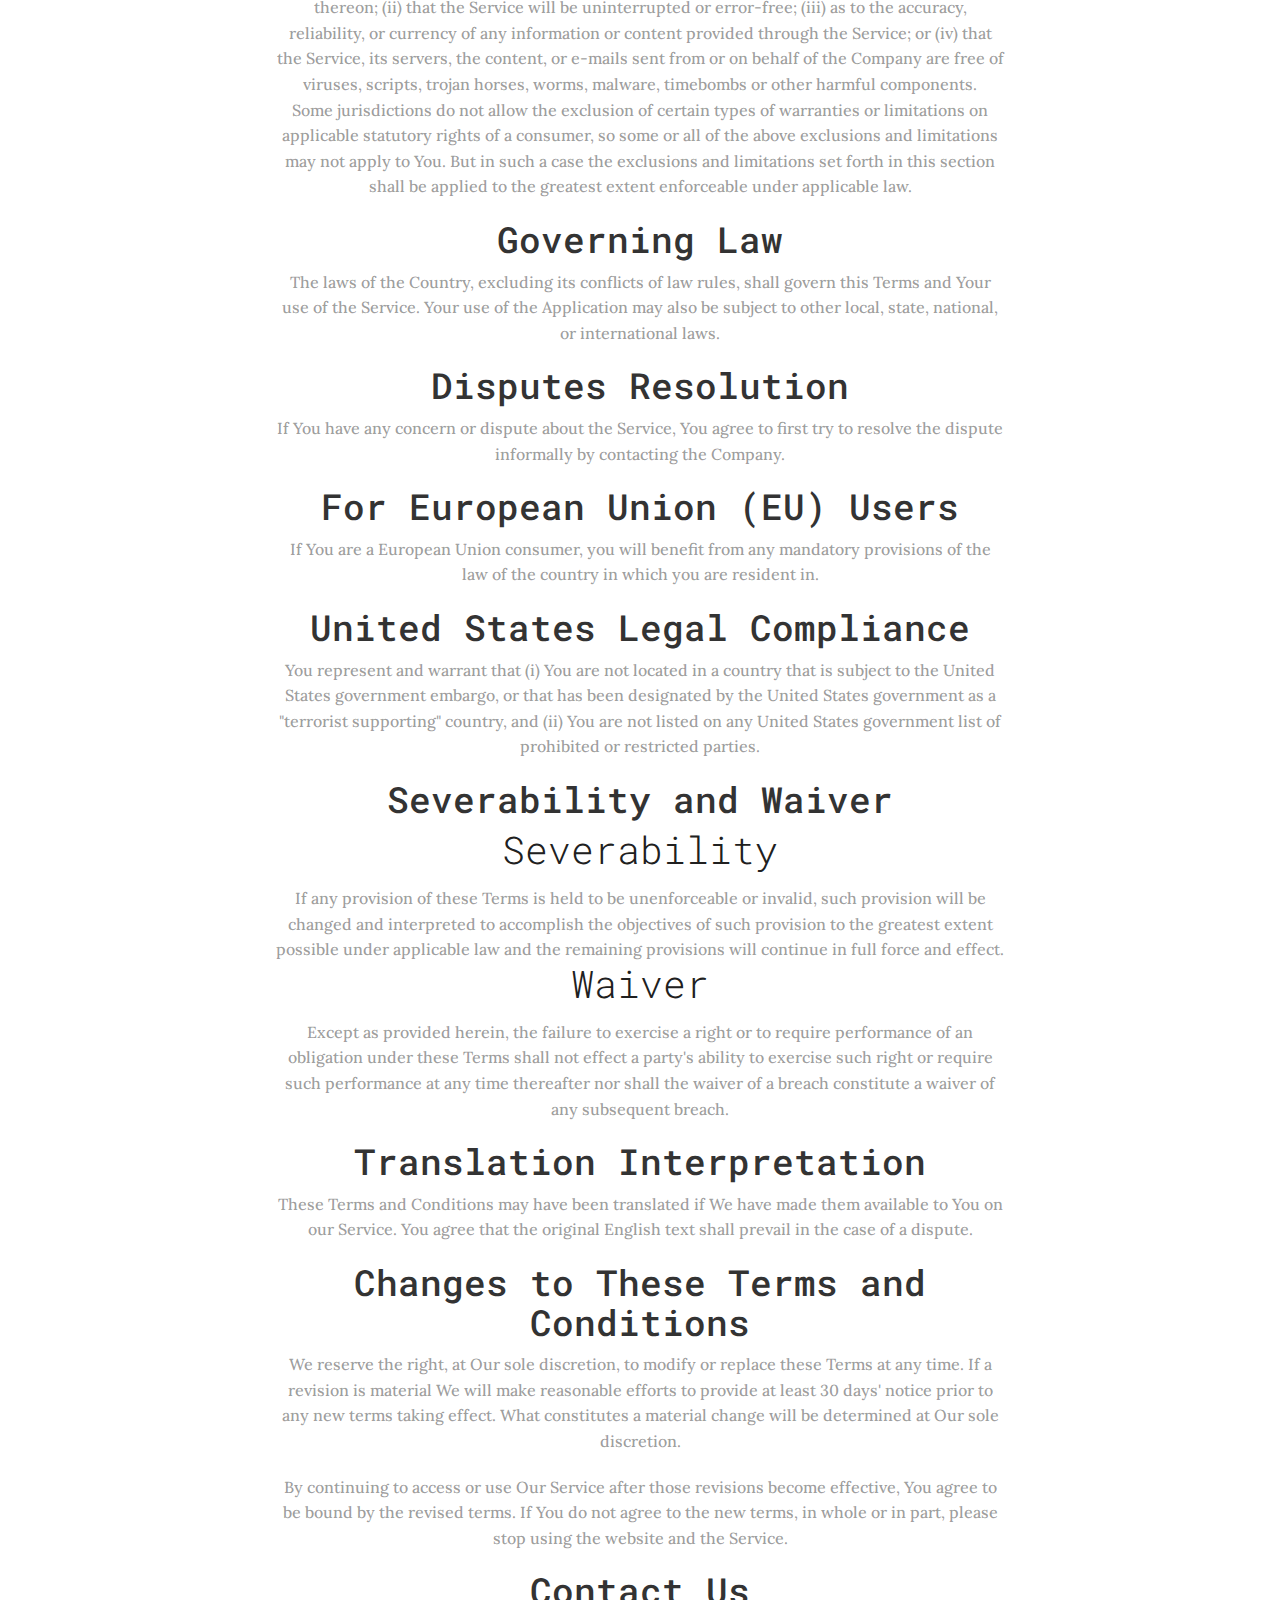
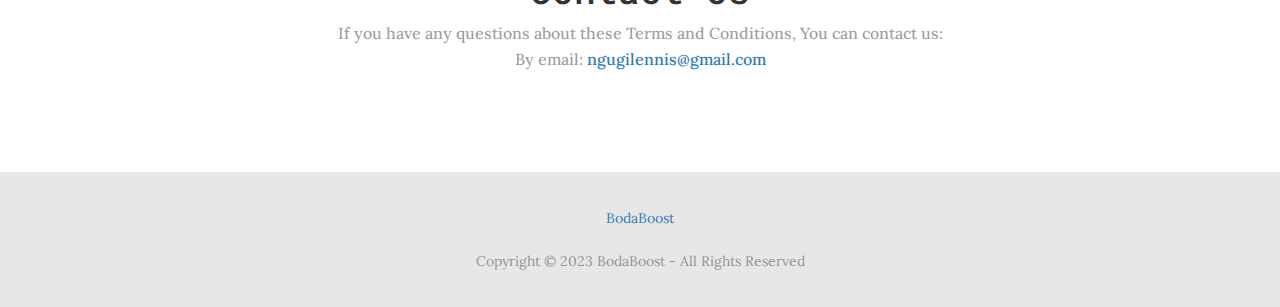
<file: termsandconditions.html>
<!DOCTYPE html>
<html class='no-js' >
	<head>
		<meta charset="utf-8">
		<meta http-equiv="X-UA-Compatible" content="IE=edge">
		<meta name="viewport" content="width=device-width, initial-scale=1">
		<!-- The above 3 meta tags *must* come first in the head; any other head content must come *after* these tags -->
		
		
		<!--==================================================================
			Your Title
		==================================================================-->
		<title>BodaBoost - Terms and Conditions</title>

		<!--==================================================================
			Icon Logo
		===================================================================-->
		<link rel="icon" href="img/Logo/AppIcons/Assets.xcassets/AppIcon.appiconset/16.png">
		
		
		<!--==================================================================
			CSS Stylesheets
		==================================================================-->
		<link rel='stylesheet' type='text/css' href='bootstrap/css/bootstrap.min.css' >
		<link rel='stylesheet' type='text/css' href='css/ionicons.min.css' >
		<link rel='stylesheet' type='text/css' href='css/owl.carousel.css' >
		<link rel='stylesheet' type='text/css' href='css/magnific-popup.css' >
		<link rel='stylesheet' type='text/css' href='css/style.css' >
		
	</head>
	<body>
		
		<!--page-borders-->
		<div class='page-borders' >
			<div class='left' ></div>
			<div class='right' ></div>
		</div>
 
		
		<!--==================================================================
			Preloader
		==================================================================-->
		<div id='preloader' >
			<div class='loader' >
				<img src='img/loader.gif' alt>
			</div>
		</div>
		
		
		<!--==================================================================
			Main Wrapper
		==================================================================-->
		<div id='main-wrapper' >
			
			
			<!--==================================================================
				Intro Section
			==================================================================-->

			
			
			<!--==================================================================
				Features Section -- 1
			==================================================================-->
			<section id='features' class='section features-section' >
				<div class='container' > 
					<div class='row' >
						<div class='col-md-8 col-md-offset-2' >
							<div class='features-text' > 
								<h1>Terms and Conditions</h1>
								<p>Last updated: March 14, 2023</p>
								<p>Please read these terms and conditions carefully before using Our Service.</p>
								<h1>Interpretation and Definitions</h1>
								<h2>Interpretation</h2>
								<p>The words of which the initial letter is capitalized have meanings defined under the following conditions. The following definitions shall have the same meaning regardless of whether they appear in singular or in plural.</p>
								<br>
								<h2>Definitions</h2>
								<p>For the purposes of these Terms and Conditions:</p> 
								<br>
								<p><strong>Application</strong> means the software program provided by the Company downloaded by You on any electronic device, named BodaBoost</p>
								<br>
								<p><strong>Application Store</strong> means the digital distribution service operated and developed by Apple Inc. (Apple App Store) or Google Inc. (Google Play Store) in which the Application has been downloaded.</p>
								<br>
								<p><strong>Affiliate</strong> means an entity that controls, is controlled by or is under common control with a party, where &quot;control&quot; means ownership of 50% or more of the shares, equity interest or other securities entitled to vote for election of directors or other managing authority.</p>
								<br>
								<p><strong>Company</strong> (referred to as either &quot;the Company&quot;, &quot;We&quot;, &quot;Us&quot; or &quot;Our&quot; in this Agreement) refers to BodaBoost.</p>
								<br>
								<p><strong>Device</strong> means any device that can access the Service such as a computer, a cellphone or a digital tablet.</p>
								<br>
								<p><strong>Service</strong> refers to the Application.</p>
								<br>
								<p><strong>Terms and Conditions</strong> (also referred as &quot;Terms&quot;) mean these Terms and Conditions that form the entire agreement between You and the Company regarding the use of the Service.  </p>
								<br>
								<p><strong>Third-party Social Media Service</strong> means any services or content (including data, information, products or services) provided by a third-party that may be displayed, included or made available by the Service.</p>
								<br>
								<p><strong>You</strong> means the individual accessing or using the Service, or the company, or other legal entity on behalf of which such individual is accessing or using the Service, as applicable.</p>
								<br>
								<h1>Acknowledgment</h1>
								<p>These are the Terms and Conditions governing the use of this Service and the agreement that operates between You and the Company. These Terms and Conditions set out the rights and obligations of all users regarding the use of the Service.</p>
								<br>
								<p>Your access to and use of the Service is conditioned on Your acceptance of and compliance with these Terms and Conditions. These Terms and Conditions apply to all visitors, users and others who access or use the Service.</p>
								<br>
								<p>By accessing or using the Service You agree to be bound by these Terms and Conditions. If You disagree with any part of these Terms and Conditions then You may not access the Service.</p>
								<br>
								<p>You represent that you are over the age of 18. The Company does not permit those under 18 to use the Service.</p>
								<br>
								<p>Your access to and use of the Service is also conditioned on Your acceptance of and compliance with the Privacy Policy of the Company. Our Privacy Policy describes Our policies and procedures on the collection, use and disclosure of Your personal information when You use the Application or the Website and tells You about Your privacy rights and how the law protects You. Please read Our Privacy Policy carefully before using Our Service.</p>
								<h1>Links to Other Websites</h1>
								<p>Our Service may contain links to third-party web sites or services that are not owned or controlled by the Company.</p>
								<br>
								<p>The Company has no control over, and assumes no responsibility for, the content, privacy policies, or practices of any third party web sites or services. You further acknowledge and agree that the Company shall not be responsible or liable, directly or indirectly, for any damage or loss caused or alleged to be caused by or in connection with the use of or reliance on any such content, goods or services available on or through any such web sites or services.</p>
								<br>
								<p>We strongly advise You to read the terms and conditions and privacy policies of any third-party web sites or services that You visit.</p>
								<h1>Termination</h1>
								<p>We may terminate or suspend Your access immediately, without prior notice or liability, for any reason whatsoever, including without limitation if You breach these Terms and Conditions.</p>
								<p>Upon termination, Your right to use the Service will cease immediately.</p>
								<h1>Limitation of Liability</h1>
								<p>Notwithstanding any damages that You might incur, the entire liability of the Company and any of its suppliers under any provision of this Terms and Your exclusive remedy for all of the foregoing shall be limited to the amount actually paid by You through the Service or 100 USD if You haven't purchased anything through the Service.</p>
								<br>
								<p>To the maximum extent permitted by applicable law, in no event shall the Company or its suppliers be liable for any special, incidental, indirect, or consequential damages whatsoever (including, but not limited to, damages for loss of profits, loss of data or other information, for business interruption, for personal injury, loss of privacy arising out of or in any way related to the use of or inability to use the Service, third-party software and/or third-party hardware used with the Service, or otherwise in connection with any provision of this Terms), even if the Company or any supplier has been advised of the possibility of such damages and even if the remedy fails of its essential purpose.</p>
								<br>
								<p>Some states do not allow the exclusion of implied warranties or limitation of liability for incidental or consequential damages, which means that some of the above limitations may not apply. In these states, each party's liability will be limited to the greatest extent permitted by law.</p>
								<h1>&quot;AS IS&quot; and &quot;AS AVAILABLE&quot; Disclaimer</h1>
								<p>The Service is provided to You &quot;AS IS&quot; and &quot;AS AVAILABLE&quot; and with all faults and defects without warranty of any kind. To the maximum extent permitted under applicable law, the Company, on its own behalf and on behalf of its Affiliates and its and their respective licensors and service providers, expressly disclaims all warranties, whether express, implied, statutory or otherwise, with respect to the Service, including all implied warranties of merchantability, fitness for a particular purpose, title and non-infringement, and warranties that may arise out of course of dealing, course of performance, usage or trade practice. Without limitation to the foregoing, the Company provides no warranty or undertaking, and makes no representation of any kind that the Service will meet Your requirements, achieve any intended results, be compatible or work with any other software, applications, systems or services, operate without interruption, meet any performance or reliability standards or be error free or that any errors or defects can or will be corrected.</p>
								<br>
								<p>Without limiting the foregoing, neither the Company nor any of the company's provider makes any representation or warranty of any kind, express or implied: (i) as to the operation or availability of the Service, or the information, content, and materials or products included thereon; (ii) that the Service will be uninterrupted or error-free; (iii) as to the accuracy, reliability, or currency of any information or content provided through the Service; or (iv) that the Service, its servers, the content, or e-mails sent from or on behalf of the Company are free of viruses, scripts, trojan horses, worms, malware, timebombs or other harmful components.</p>
								<p>Some jurisdictions do not allow the exclusion of certain types of warranties or limitations on applicable statutory rights of a consumer, so some or all of the above exclusions and limitations may not apply to You. But in such a case the exclusions and limitations set forth in this section shall be applied to the greatest extent enforceable under applicable law.</p>
								<h1>Governing Law</h1>
								<p>The laws of the Country, excluding its conflicts of law rules, shall govern this Terms and Your use of the Service. Your use of the Application may also be subject to other local, state, national, or international laws.</p>
								<h1>Disputes Resolution</h1>
								<p>If You have any concern or dispute about the Service, You agree to first try to resolve the dispute informally by contacting the Company.</p>
								<h1>For European Union (EU) Users</h1>
								<p>If You are a European Union consumer, you will benefit from any mandatory provisions of the law of the country in which you are resident in.</p>
								<h1>United States Legal Compliance</h1>
								<p>You represent and warrant that (i) You are not located in a country that is subject to the United States government embargo, or that has been designated by the United States government as a &quot;terrorist supporting&quot; country, and (ii) You are not listed on any United States government list of prohibited or restricted parties.</p>
								<h1>Severability and Waiver</h1>
								<h2>Severability</h2>
								<p>If any provision of these Terms is held to be unenforceable or invalid, such provision will be changed and interpreted to accomplish the objectives of such provision to the greatest extent possible under applicable law and the remaining provisions will continue in full force and effect.</p>
								<h2>Waiver</h2>
								<p>Except as provided herein, the failure to exercise a right or to require performance of an obligation under these Terms shall not effect a party's ability to exercise such right or require such performance at any time thereafter nor shall the waiver of a breach constitute a waiver of any subsequent breach.</p>
								<h1>Translation Interpretation</h1>
								<p>These Terms and Conditions may have been translated if We have made them available to You on our Service.
								You agree that the original English text shall prevail in the case of a dispute.</p>
								<h1>Changes to These Terms and Conditions</h1>
								<p>We reserve the right, at Our sole discretion, to modify or replace these Terms at any time. If a revision is material We will make reasonable efforts to provide at least 30 days' notice prior to any new terms taking effect. What constitutes a material change will be determined at Our sole discretion.</p>
								<br>
								<p>By continuing to access or use Our Service after those revisions become effective, You agree to be bound by the revised terms. If You do not agree to the new terms, in whole or in part, please stop using the website and the Service.</p>
								<h1>Contact Us</h1>
								<p>If you have any questions about these Terms and Conditions, You can contact us:</p>
								<p>By email: <a href="ngugilennis@gmail.com">ngugilennis@gmail.com</a></p> 
							</div> 
						</div>
					</div> 
				</div>
			</section>
			
			 
			
			
			<!--==================================================================
				Footer
			==================================================================-->
			<footer>
				<div class='container text-center'>
					<p><a href="index.html">BodaBoost</a></p> 
					<br>
					<p>Copyright &copy; 2023 BodaBoost - All Rights Reserved</p>
				</div>
			</footer>
			
		</div>
		
		
		<!--==================================================================
			JavaScript Files
		==================================================================-->
		<script src='js/jquery.min.js' ></script>
		<script src='js/jquery.fitvids.js' ></script>
		<script src='js/owl.carousel.min.js' ></script>
		<script src='js/jquery.magnific-popup.min.js' ></script>
		<script src='js/validator.min.js' ></script>
		<script src='js/script.js' ></script>
		
	</body>
</html>
</file>
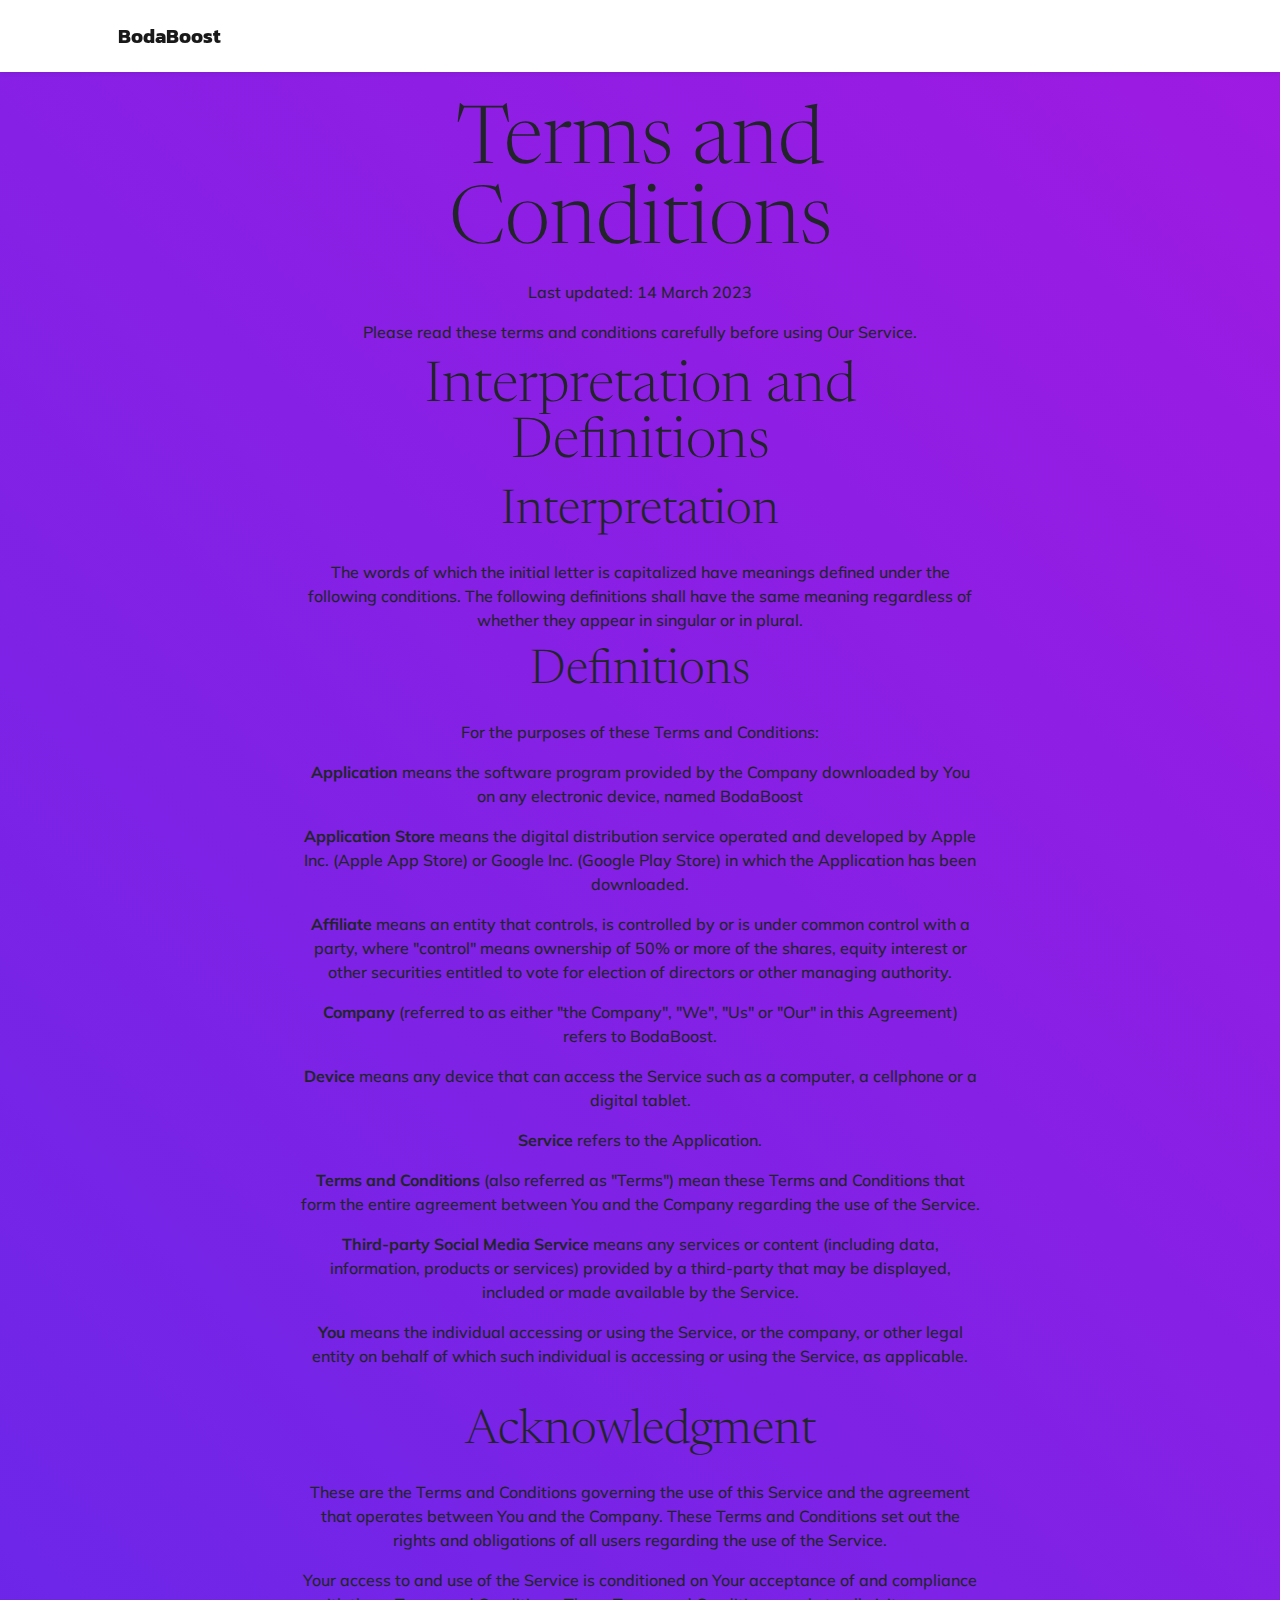
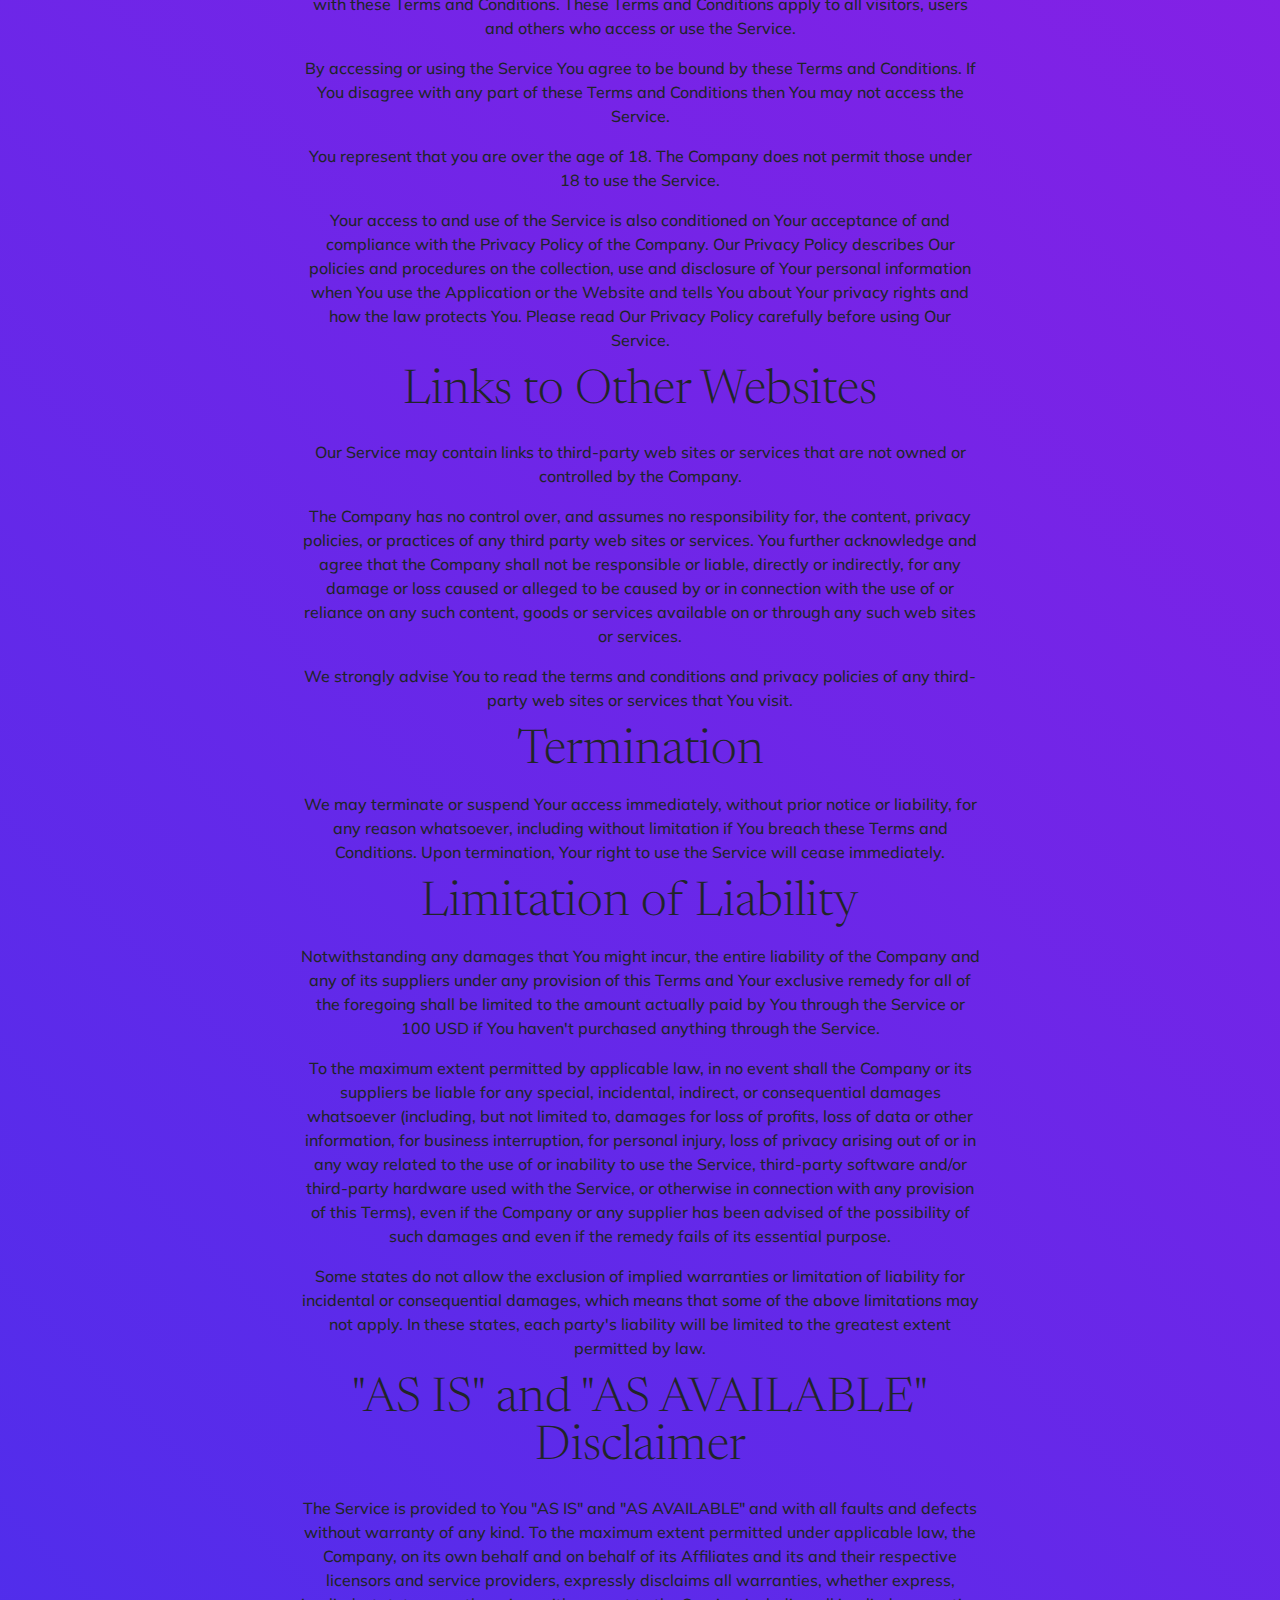
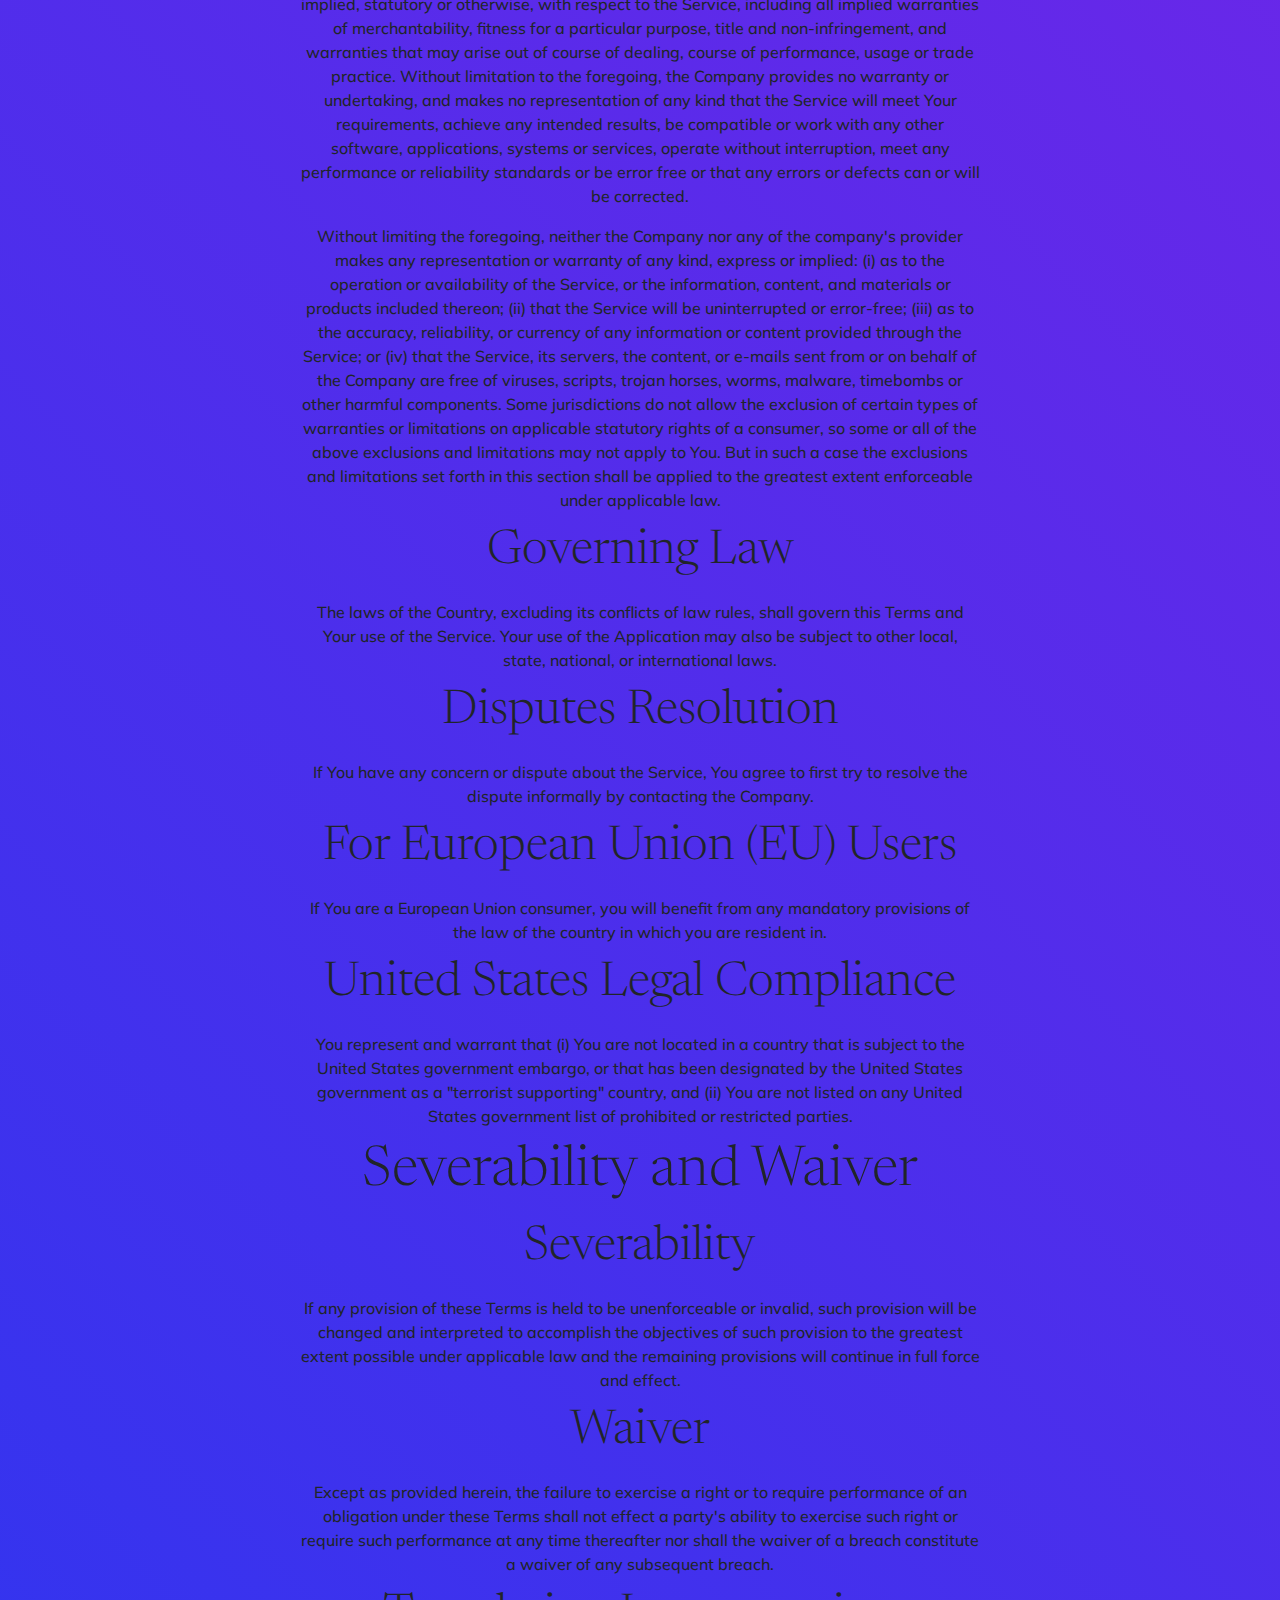
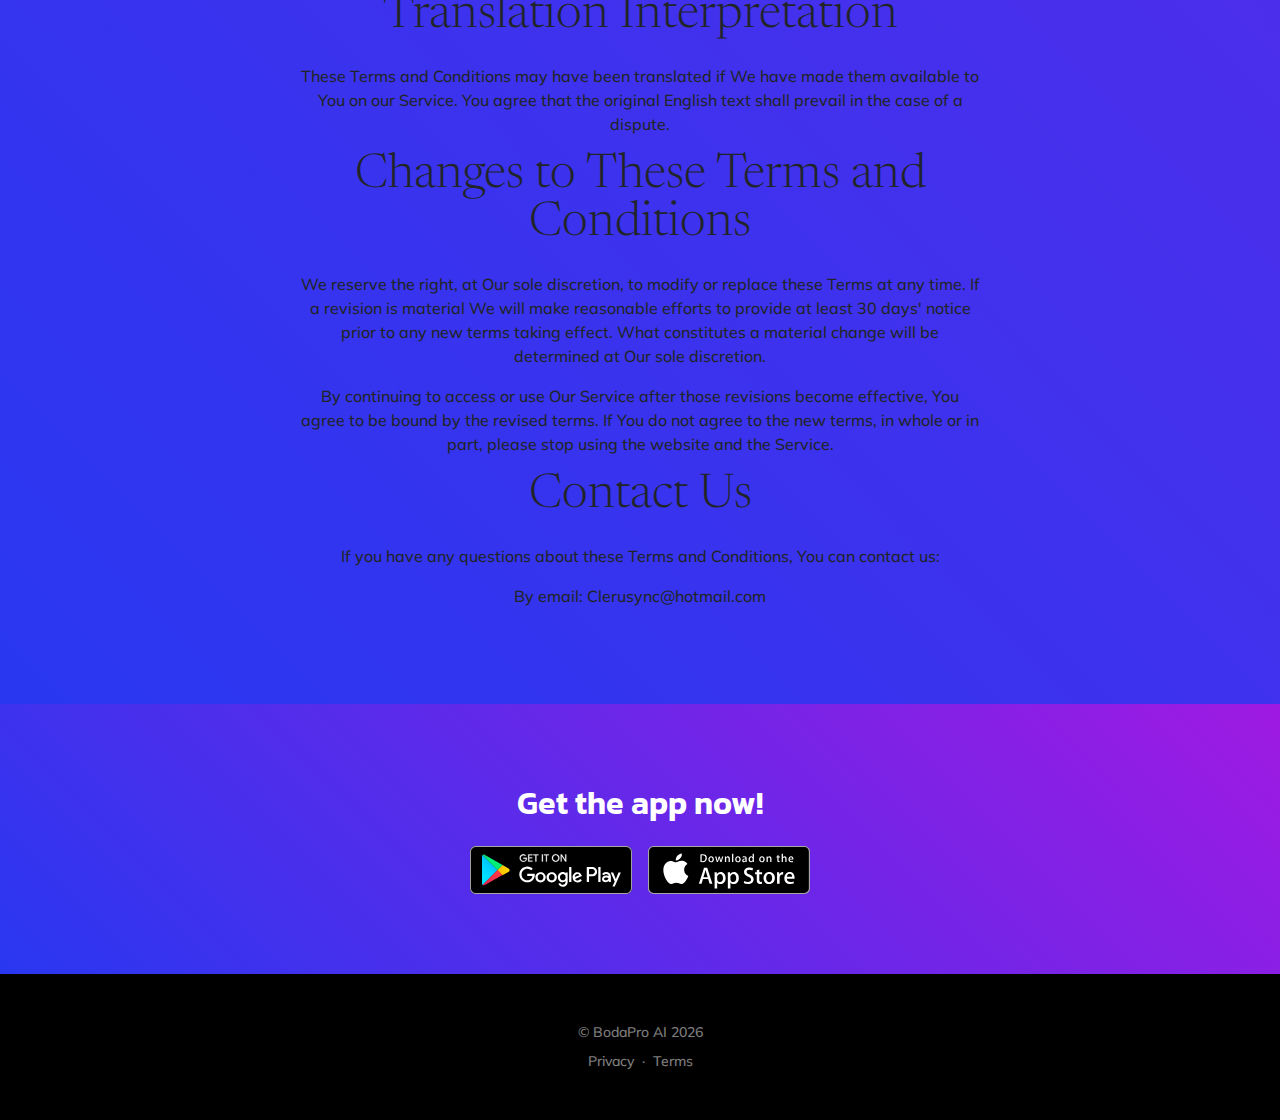
<file: TermsandConditions.html>
<!DOCTYPE html>
<html lang="en">
    <head>
        <meta charset="utf-8" />
        <meta name="viewport" content="width=device-width, initial-scale=1, shrink-to-fit=no" />
        <meta name="description" content="Mobile application for BodaBost App" />
        <meta name="author" content="Clerusync" />
        <title>BodaBoost | Terms and Conditions</title>
        <link rel="icon" type="image/x-icon" href="assets/favicon.ico" />
        <!-- Bootstrap icons-->
        <link href="https://cdn.jsdelivr.net/npm/bootstrap-icons@1.5.0/font/bootstrap-icons.css" rel="stylesheet" />
        <!-- Google fonts-->
        <link rel="preconnect" href="https://fonts.gstatic.com" />
        <link href="https://fonts.googleapis.com/css2?family=Newsreader:ital,wght@0,600;1,600&amp;display=swap" rel="stylesheet" />
        <link href="https://fonts.googleapis.com/css2?family=Mulish:ital,wght@0,300;0,500;0,600;0,700;1,300;1,500;1,600;1,700&amp;display=swap" rel="stylesheet" />
        <link href="https://fonts.googleapis.com/css2?family=Kanit:ital,wght@0,400;1,400&amp;display=swap" rel="stylesheet" />
        <!-- Core theme CSS (includes Bootstrap)-->
        <link href="css/styles.css" rel="stylesheet" />
    </head>
    <body id="page-top">
        <!-- Navigation-->
        <nav class="navbar navbar-expand-lg navbar-light fixed-top shadow-sm" id="mainNav">
            <div class="container px-5">
                <a class="navbar-brand fw-bold" href="https://bodaboost.com">BodaBoost</a>
            </div>
        </nav> 
        <!-- Quote/testimonial aside-->
        <aside class="text-center bg-gradient-primary-to-secondary">
            <div class="container px-5">
                <div class="row gx-5 justify-content-center">
                    <div class="col-xl-8">
                        <br>
                        
                        <h1 class="display-1 lh-1 mb-3">Terms and Conditions</h1>
                        <p>Last updated: 14 March 2023</p>
                        <p>Please read these terms and conditions carefully before using Our Service.</p>
                        <h1 class="display-4 lh-1 mb-3">Interpretation and Definitions</h1>
                        <h2 class="display-5 lh-1 mb-4">Interpretation</h2>
                        <p>The words of which the initial letter is capitalized have meanings defined under the following conditions. 
                            The following definitions shall have the same meaning regardless of whether they appear in singular or in plural.</p>
                        <h2 class="display-5 lh-1 mb-4">Definitions</h2>
                        <p>For the purposes of these Terms and Conditions: </p> 
								<p><strong>Application</strong> means the software program provided by the Company downloaded by You on any electronic device, named BodaBoost</p>
								<p><strong>Application Store</strong> means the digital distribution service operated and developed by Apple Inc. (Apple App Store) or Google Inc. (Google Play Store) in which the Application has been downloaded.</p>
								<p><strong>Affiliate</strong> means an entity that controls, is controlled by or is under common control with a party, where &quot;control&quot; means ownership of 50% or more of the shares, equity interest or other securities entitled to vote for election of directors or other managing authority.</p>
								<p><strong>Company</strong> (referred to as either &quot;the Company&quot;, &quot;We&quot;, &quot;Us&quot; or &quot;Our&quot; in this Agreement) refers to BodaBoost.</p>
								<p><strong>Device</strong> means any device that can access the Service such as a computer, a cellphone or a digital tablet.</p>
								<p><strong>Service</strong> refers to the Application.</p>
								<p><strong>Terms and Conditions</strong> (also referred as &quot;Terms&quot;) mean these Terms and Conditions that form the entire agreement between You and the Company regarding the use of the Service.  </p>
								<p><strong>Third-party Social Media Service</strong> means any services or content (including data, information, products or services) provided by a third-party that may be displayed, included or made available by the Service.</p>
								<p><strong>You</strong> means the individual accessing or using the Service, or the company, or other legal entity on behalf of which such individual is accessing or using the Service, as applicable.</p>
								<br>
                        <h2 class="display-5 lh-1 mb-4">Acknowledgment</h2>
                        <p>These are the Terms and Conditions governing the use of this Service and the agreement that operates between You and the Company. These Terms and Conditions set out the rights and obligations of all users regarding the use of the Service.</p>
                        <p>Your access to and use of the Service is conditioned on Your acceptance of and compliance with these Terms and Conditions. These Terms and Conditions apply to all visitors, users and others who access or use the Service.</p>
                        <p>By accessing or using the Service You agree to be bound by these Terms and Conditions. If You disagree with any part of these Terms and Conditions then You may not access the Service.</p>
                        <p>You represent that you are over the age of 18. The Company does not permit those under 18 to use the Service.</p>
                        <p>Your access to and use of the Service is also conditioned on Your acceptance of and compliance with the Privacy Policy of the Company. Our Privacy Policy describes Our policies and procedures on the collection, use and disclosure of Your personal information when You use the Application or 
                            the Website and tells You about Your privacy rights and how the law protects You. Please read Our Privacy Policy carefully before using Our Service.</p>
                        <h2 class="display-5 lh-1 mb-4">Links to Other Websites</h2>
                        <p>Our Service may contain links to third-party web sites or services that are not owned or controlled by the Company.</p>
                        <p>The Company has no control over, and assumes no responsibility for, the content, privacy policies, or practices of any third party web sites or services. You further acknowledge and agree that the Company shall not be responsible or liable, directly or indirectly, for any damage or loss caused or alleged to be caused by or in connection with the use of or reliance on any such content, goods or services available on or through any such web sites or services.</p>
                        <p>We strongly advise You to read the terms and conditions and privacy policies of any third-party web sites or services that You visit.</p> 
                        <h1 class="display-5 lh-1 mb-3">Termination</h1>
                        <p>We may terminate or suspend Your access immediately, without prior notice or liability, for any reason whatsoever, including without limitation if You breach these Terms and Conditions.
                            Upon termination, Your right to use the Service will cease immediately.</p>
                        <h1 class="display-5 lh-1 mb-3">Limitation of Liability</h1>
                        <p>Notwithstanding any damages that You might incur, the entire liability of the Company and any of its suppliers under any provision of this Terms and Your exclusive remedy for all of the foregoing shall be limited to the amount actually paid by You through the Service or 100 USD if You haven't purchased anything through the Service.</p>
                        <p>To the maximum extent permitted by applicable law, in no event shall the Company or its suppliers be liable for any special, incidental, indirect, or consequential damages whatsoever (including, but not limited to, damages for loss of profits, loss of data or other information, for business interruption, for personal injury, loss of privacy arising out of or in any way related to the use of or inability to use the Service, third-party software and/or third-party hardware used with the Service, or otherwise in connection with any provision of this Terms), even if the Company or any supplier has been advised of the possibility of such damages and even if the remedy fails of its essential purpose.</p>
                        <p>Some states do not allow the exclusion of implied warranties or limitation of liability for incidental or consequential damages, which means that some of the above limitations may not apply. In these states, each party's liability will be limited to the greatest extent permitted by law.</p>
                        <h2 class="display-5 lh-1 mb-4">"AS IS" and "AS AVAILABLE" Disclaimer</h2>
                        <p>The Service is provided to You "AS IS" and "AS AVAILABLE" and with all faults and defects without warranty of any kind. To the maximum extent permitted under applicable law, the Company, on its own behalf and on behalf of its Affiliates and its and their respective licensors and service providers, expressly disclaims all warranties, whether express, implied, statutory or otherwise, with respect to the Service, including all implied warranties of merchantability, fitness for a particular purpose, title and non-infringement, and warranties that may arise out of course of dealing, course of performance, usage or trade practice. Without limitation to the foregoing, the Company provides no warranty or undertaking, and makes no representation of any kind that the Service will meet Your requirements, achieve any intended results, be compatible or work with any other software, applications, systems or services, 
                            operate without interruption, meet any performance or reliability standards or be error free or that any errors or defects can or will be corrected. </p>
                        <p>Without limiting the foregoing, neither the Company nor any of the company's provider makes any representation or warranty of any kind, express or implied: (i) as to the operation or availability of the Service, or the information, content, and materials or products included thereon; (ii) that the Service will be uninterrupted or error-free; (iii) as to the accuracy, reliability, or currency of any information or content provided through the Service; or (iv) that the Service, its servers, the content, or e-mails sent from or on behalf of the Company are free of viruses, scripts, trojan horses, worms, malware, timebombs or other harmful components.
                            Some jurisdictions do not allow the exclusion of certain types of warranties or limitations on applicable statutory rights of a consumer, so some or all of the above exclusions and limitations may not apply to You. But in such a case the exclusions and limitations set forth in this section shall be applied to the greatest extent enforceable under applicable law.</p>
                        <h2 class="display-5 lh-1 mb-4">Governing Law</h2>
                        <p>The laws of the Country, excluding its conflicts of law rules, shall govern this Terms and Your use of the Service. Your use of the Application may also be subject to other local, state, national, or international laws.</p>
                        <h2 class="display-5 lh-1 mb-4">Disputes Resolution</h2>
                        <p>If You have any concern or dispute about the Service, You agree to first try to resolve the dispute informally by contacting the Company. </p>
                        <h2 class="display-5 lh-1 mb-4">For European Union (EU) Users</h2>
                        <p>If You are a European Union consumer, you will benefit from any mandatory provisions of the law of the country in which you are resident in.</p>  
                        <h2 class="display-5 lh-1 mb-4">United States Legal Compliance</h2>
                        <p>You represent and warrant that (i) You are not located in a country that is subject to the United States government embargo, or that has been designated by the United States government as a "terrorist supporting" country, and (ii) You are not listed on any United States government list of prohibited or restricted parties.</p> 
                        <h2 class="display-4 lh-1 mb-4">Severability and Waiver</h2>
                        <h2 class="display-5 lh-1 mb-4">Severability</h2>
                        <p>If any provision of these Terms is held to be unenforceable or invalid, such provision will be changed and interpreted to accomplish the objectives of such provision to the greatest extent possible under applicable law and the remaining provisions will continue in full force and effect.
                        </p>
                        <h2 class="display-5 lh-1 mb-4">Waiver</h2>
                        <p>Except as provided herein, the failure to exercise a right or to require performance of an obligation under these Terms shall not effect a party's ability to exercise such right or require such performance at any time thereafter nor shall the waiver of a breach constitute a waiver of any subsequent breach.
                        </p>  
                        <h2 class="display-5 lh-1 mb-4">Translation Interpretation</h2>
                        <p>These Terms and Conditions may have been translated if We have made them available to You on our Service. You agree that the original English text shall prevail in the case of a dispute.</p>
                        <h2 class="display-5 lh-1 mb-4">Changes to These Terms and Conditions</h2>
                        <p>We reserve the right, at Our sole discretion, to modify or replace these Terms at any time. If a revision is material We will make reasonable efforts to provide at least 30 days' notice prior to any new terms taking effect. What constitutes a material change will be determined at Our sole discretion.</p>
                        <p>By continuing to access or use Our Service after those revisions become effective, You agree to be bound by the revised terms. If You do not agree to the new terms, in whole or in part, please stop using the website and the Service.</p>
                        <h2 class="display-5 lh-1 mb-4">Contact Us</h2>
                        <p>If you have any questions about these Terms and Conditions, You can contact us:</p>
                        <p>By email: Clerusync@hotmail.com</p> 
                        </div> 
                    </div>
                </div>
            </div>
        </aside> 
        <!-- Call to action section-->
    
        <!-- App badge section-->
        <section class="bg-gradient-primary-to-secondary" id="download">
            <div class="container px-5">
                <h2 class="text-center text-white font-alt mb-4">Get the app now!</h2>
                <div class="d-flex flex-column flex-lg-row align-items-center justify-content-center">
                    <a class="me-lg-3 mb-4 mb-lg-0" href="https://play.google.com/store/apps/details?id=boda.org"><img class="app-badge" src="assets/img/google-play-badge.svg" alt="..." /></a>
                    <a href="https://apps.apple.com/ke/app/bodaboost/id6446497437"><img class="app-badge" src="assets/img/app-store-badge.svg" alt="..." /></a>
                </div>
            </div>
        </section>
        <!-- Footer-->
        <footer class="bg-black text-center py-5">
            <div class="container px-5">
                <div class="text-white-50 small">
                    <div class="mb-2">
                        <script>
                            document.write((" © BodaPro AI ") + new Date().getFullYear());
                          </script> 
                    </div> 
                    <a href="PrivacyPolicy">Privacy</a>
                    <span class="mx-1">&middot;</span>
                    <a href="TermsandConditions">Terms</a> 
                </div>
            </div>
        </footer>
        <!-- Bootstrap core JS-->
        <script src="https://cdn.jsdelivr.net/npm/bootstrap@5.2.3/dist/js/bootstrap.bundle.min.js"></script>
        <!-- Core theme JS-->
        <script src="js/scripts.js"></script> 
        <script src="https://cdn.startbootstrap.com/sb-forms-latest.js"></script>
    </body>
</html>
</file>
<file: css/style.css>
/*FFEB3B*/

@import url(https://fonts.googleapis.com/css?family=Roboto+Mono:400,100,100italic,300,300italic,400italic,500,500italic,700,700italic|Lora:400,400italic,700,700italic);

#main-wrapper, .intro-section,
body, html{
	height:100% !important;
	width:100%;
}


*{
	font-family: Lora, sans-serif;
}


.subscribe-btn,
.p-table > .header > .price > *,
.menu > ul > li > a,
.btn-minimal,
h1, h2, h3, h4, h5, h6{
	font-family: Roboto Mono, sans-serif;
}


img{
	max-width:100%;
}

.section{
	background:#FFF;
	position:relative;
	z-index:9;
}
.bg-lightgray{
	background:#F2F2F2;
}

.container{
	padding-left:30px;
	padding-right:30px;
}

.page-borders{
	position:relative;
	z-index:99;
}
.page-borders > div{
	position:fixed;
	z-index:99;
	background:#E7E7E7;
}
.page-borders > .top,
.page-borders > .bottom{
	height:25px;
	width:100%;
	left:0;
	display:none;
}
.page-borders > .top{
	top:0;
}
.page-borders > .bottom{
	bottom:0;
}
.page-borders > .left,
.page-borders > .right{
	width:25px;
	height:100%;
	top:0;
}
.page-borders > .left{
	left:0;
}
.page-borders > .right{
	right:0;
}
p{
	line-height:1.6em;
}

.v-align{
	position:relative;
	height:100%;
	width:100%;
	display:table;
}
.v-align > .inner{
	height:100%;
	width:100%;
	display:table-cell;
	vertical-align:middle;
}


.col-section-header > h2{
	margin-top:0;
	font-size:34px;
	line-height:1.4em;
	margin-bottom:20px;
	font-weight:300;
}
.col-section-header > p{
	color:rgba(0,0,0,.4);
	margin-top:0;
}


.top-section-header{
	position:relative;
	text-align:center;
}

.top-section-header > h2{
	font-size:34px;
	font-weight:700;
	margin-top:0;
	margin-bottom:10px;
	text-transform:uppercase;
	letter-spacing:2px;
}
.top-section-header > p{
	margin:0;
	color:rgba(0,0,0,.4);
	font-size:16px;
}




.intro-section > .container,
.intro-cols > div,
.intro-cols{
	height:100%;
}

.intro-cols > div{
	position:relative;
}

.intro-section:before,
.intro-section:after{
	content: ' ';
	position:absolute;
	left:0;
	height:25px;
	width:100%;
	background:#E7E7E7;
	z-index:9;
}
.intro-section:before{
	top:0;
}
.intro-section:after{
	bottom:0;
}
.intro-section{
	overflow:hidden;
	background:#FFF;
	height:100%;
}

.intro-text{
	color:#202020;
}
.intro-text > h1{
	font-size:78px;
	margin:0;
	margin-bottom:25px;
	font-weight:300;
}
.intro-text > p{
	font-size:20px;
	margin:0;
	color:rgba(0,0,0,.4);
	margin-bottom:55px;
}
.intro-cols .phone{
	width:100%;
	max-width:365px;
	margin:auto;
	bottom:-85px;
	position:relative;
}




.phone-overlay{
	display:inline-block;
	*display:inline;
	*zoom:1;
	height:100%;
}
.phone-overlay{
	position:relative;
}
.phone-overlay > .overlay{
	position:absolute;
	top:10.744677661169414%;
	left:12.287912087912088%;
	right:13.461538461538462%;
	bottom:17.391304347826086%;
	overflow:hidden;
}
.phone-overlay > .overlay > img{
	width:100%;
}



a.app-btn{
	color:#202020;
	text-decoration:none;
}
.app-btn{
	background:#202020;
	display:inline-block;
	*display:inline;
	*zoom:1;
	width:180px;
	padding:2px;
	position:relative;
	-webkit-transition:all .3s ease;
	-moz-transition:all .3s ease;
	transition:all .3s ease;
}
.app-btn:after{
	content: ' ';
	position:absolute;
	top:2px;
	left:2px;
	bottom:2px;
	right:2px;
	border:solid 1px #FFF;
	z-index:10;
	opacity:.8;
}
.app-btn:hover{
	background:#202020;
}




a.btn-minimal{
	text-decoration:none;
	color:#202020;
}
.btn-minimal{
	position:relative;
	padding:14px 25px;
	line-height:1em;
	border:solid 1px #C0C0C0;
	color:#202020;
	text-transform:uppercase;
	font-weight:500;
	letter-spacing:2px;
	-webkit-transition:all .3s ease;
	-moz-transition:all .3s ease;
	transition:all .3s ease;
	background:transparent;
	display:inline-block;
	*display:inline;
	*zoom:1;
}
.btn-minimal:hover{
	background:#202020;
	color:#FFF;
	border-color:#202020;
}



.intro-download-btns{
	font-size:0;
}
.intro-download-btns > .app-btn{
	margin-right:25px;
}
.intro-download-btns > .app-btn:last-of-type{
	margin-right:0;
}





.features-section{
	padding:100px 0;
	padding-top:5px;
}
.features-section .phone-img{
	text-align:center;
	display:block;
	width:"1900";
	height:"800";
}
.features-text{
	margin-top:5px;
	text-align:center;
}
.features-text > h2{
	font-size:38px;
	font-weight:300;
	margin-top:0;
	margin-bottom:15px;
	color:#202020;
}
.features-text > p{
	font-size:16px;
	color:rgba(0,0,0,.4);
	margin:0;
	font-weight:500;
}


.features-row{
	margin-top:100px;
}
.feature{
	position:relative;
}
.feature > .icon{
	font-size:54px;
	margin-bottom:20px;
}
.feature > .content > h4{
	margin:0;
	text-transform:uppercase;
	letter-spacing:2px;
	margin-bottom:20px;
	font-weight:500;
}
.feature > .content > p{
	color:rgba(0,0,0,.4);
	margin:0;
}



.features-2-section{
	padding-top:100px;
}
.screen-info-text{
	padding-top:80px;
	padding-bottom:100px;
}
.screen-info-text > h2{
	font-size:38px;
	font-weight:300;
	margin-bottom:20px;
}
.screen-info-text > p{	
	font-size:18px;
	color:rgba(0,0,0,.4);
	margin:0;
	margin-bottom:40px;
}

.phones{
	position:relative;
	text-align:center;
	overflow:hidden;
	height:490px;
}
.phones > .front{
	position:relative;
	z-index:5;
	width:350px;
	margin-right:-85px;
}
.phones > .back{
	width:290px;
	position:relative;
	z-index:4;
	margin-left:-85px;
}

.phones.order-alt > .back{
	margin-right:-80px;
	margin-left:auto;
}
.phones.order-alt > .front{
	margin-left:-80px;
	margin-right:auto;
}


.screenshots-section{
	padding:100px 0;
	border-top:solid 1px #F0F0F0;
}
.screenshots-section .top-section-header{
	margin-bottom:80px;
}

.screenshots-slider{
	list-style:none;
	padding:0;
	margin:0;
}
.screenshots-slider:before,
.screenshots-slider:after{
	content: ' ';
	display:table;
}
.screenshots-slider:after{
	clear:both;
}
.screenshots-slider li > .inner{
	position:relative;
	margin-right:1px;
}
.screenshots-slider li > .inner > img{
	width:100%;
}
.screenshots-slider li > .inner:before{
	content: ' ';
	position:absolute;
	top:0;
	left:0;
	height:100%;
	width:100%;
	transform:scale(.2);
	transition:all .3s ease;
	opacity:0;
	visibility:hidden;
	background:rgba(40,40,40,.95);
	z-index:9;
}
.screenshots-slider li:hover > .inner:before{
	opacity:1;
	transform:scale(1);
	visibility:visible;
}
.screenshots-slider li > .inner > .overlay{
	position:absolute;
	top:0;
	left:0;
	height:100%;
	width:100%;
	z-index:9;
	opacity:0;
	visibility:hidden;
	-webkit-transition:all .3s ease;
	-moz-transition:all .3s ease;
	transition:all .3s ease;
}
.screenshots-slider li:hover > .inner > .overlay{
	opacity:1;
	visibility:visible;
}
.screenshots-slider li > .inner > .overlay > .view-btn{
	color:#FFF;
	height:64px;
	width:64px;
	text-align:center;
	vertical-align:middle;
	border-radius:0%;
	border:solid 2px #FFF;
	display:block;
	position:absolute;
	top:50%;
	left:0;
	right:0;
	margin:auto;
	margin-top:-32px;
	-webkit-transition:all .3s ease;
	-moz-transition:all .3s ease;
	transition:all .3s ease;
}
.screenshots-slider li > .inner > .overlay > .view-btn > i:before{
	line-height:64px;
	font-size:44px;
	vertical-align:middle;
}
.screenshots-slider li > .inner > .overlay > .view-btn:hover{
	background:#FFF;
	color:#202020;
}
.screenshots-slider .owl-controls{
	text-align:center;
}



.video-section{
	padding:100px 0;
}
.video-section .col-section-header{
	padding-top:50px;
}








.features-4-section{
	padding:100px 0;
}
.features-phone{
	max-width:340px;
	margin:auto;
}
.features-col{
	padding-top:60px;
}
.col-feature{
	margin-bottom:60px;
}
.col-feature > .icon{
	font-size:64px;
}
.col-feature > .content > h4{
	text-transform:uppercase;
	font-weight:bold;
	letter-spacing:2px;
	margin:0;
	margin-bottom:15px;
	font-weight:500;
}
.col-feature > .content > p{
	color:rgba(0,0,0,.4);
	font-size:16px;
}



.pricing-section{
	padding:100px 0;
}
.pricing-section .col-section-header{
	padding-top:50px;
}
.pricing-section .col-section-header > p{
	margin-bottom:35px;
}



.p-table{
	padding:60px 20px;
	border:solid 2px #E7E7E7;
	text-align:center;
}
.p-table > .header{
	margin-bottom:40px;
}
.p-table > .header > h4{
	font-size:24px;
	font-weight:bold;
	text-transform:uppercase;
	letter-spacing:2px;
	margin-bottom:40px;
}
.p-table > .header > .price{
	line-height:84px;
	height:84px;
}
.p-table > .header > .price > span{
	display:inline-block;
	*display:inline;
	*zoom:1;
	position:relative;
}
.p-table > .header > .price > .currency{
	vertical-align:top;
	line-height:1em;
	top:18px;
}
.p-table > .header > .price > .amount{
	font-size:84px;
	font-weight:600;
}
.p-table > .header > .price > .period{
	line-height:1em;
	vertical-align:baseline;
	text-transform:uppercase;
	letter-spacing:2px;
	bottom:5px;
	color:rgba(0,0,0,.4);
}
.p-table > .items{
	padding:0;
	margin:0;
	list-style:none;
	margin-bottom:35px;
}
.p-table > .items > li{
	padding:8px 0;
	color:rgba(0,0,0,.4);
	font-weight:500;
}



.subscribe-section{
	padding:100px 0;
	background-attachment:fixed;
	text-align:center;
}
.subscribe-section .section-header > h2{
	color:#FFF;
	font-size:24px;
	text-transform:uppercase;
	letter-spacing:2px;
	margin-top:0;
	margin-bottom:35px;
}
.subscribe-form{
	position:relative;
}
.subscribe-form > .subscribe-input{
	padding:12px;
	padding-right:120px;
	border:solid 1px rgba(255,255,255,.4);
	background:transparent;
	outline:none;
	display:block;
	width:100%;
	color:#FFF;
	-webkit-transition:all .3s ease;
	-moz-transition:all .3s ease;
	transition:all .3s ease;
}
.subscribe-form > .subscribe-input:focus{
	border-color:#FFF;
}
.subscribe-form > .subscribe-input::-webkit-input-placeholder{
	color:rgba(255,255,255,.8);
}
.subscribe-form > .subscribe-btn{
	position:absolute;
	top:0;
	right:0;
	line-height:46px;
	height:46px;
	vertical-align:middle;
	text-decoration:none;
	padding-right:15px;
	padding-left:15px;
	color:#FFF;
	text-transform:uppercase;
	letter-spacing:2px;	
}
.hate-spam{
	color:rgba(255,255,255,.8);
	margin-bottom:0;
	margin-top:10px;
}





.team-section{
	padding:100px 0;
}
.team-section .col-section-header{
	padding-top:50px;
}
.team-section .col-section-header > p{
	margin-bottom:35px;
}
.team-persons{
	padding:0 15px;
	margin:-1px;
}
.team-persons > .row > div{
	padding:1px;
	margin:0;
}
.team-member{
	position:relative;
}
.team-member > img{
	width:100%;
}
.team-member:before{
	content: ' ';
	position:absolute;
	top:0;
	left:0;
	right:0;
	bottom:0;
	background:rgba(40,40,40,.95);
	z-index:11;
	-webkit-transition:all .3s ease;
	-moz-transition:all .3s ease;
	transition:all .3s ease;
	-webkit-transform:scale(.2);
	-moz-transform:scale(.2);
	-ms-transform:scale(.2);
	-o-transform:scale(.2);
	transform:scale(.2);
	opacity:0;
	visibility:hidden;
}
.team-member:hover:before{
	opacity:1;
	visibility:visible;
	-webkit-transform:scale(1);
	-moz-transform:scale(1);
	-ms-transform:scale(1);
	-o-transform:scale(1);
	transform:scale(1);
}
.team-member > .overlay{
	position:absolute;
	top:0;
	left:0;
	height:100%;
	width:100%;
	opacity:0;
	-webkit-transition:all .3s ease;
	-moz-transition:all .3s ease;
	transition:all .3s ease;
	z-index:18;
	text-align:center;
	color:#FFF;
}
.team-member:hover > .overlay{
	opacity:1;
}
.team-member > .overlay .team-social{
	list-style:none;
	padding:0;
	margin:0;
	font-size:0;
}
.team-member > .overlay .team-social > li{
	display:inline-block;
	*display:inline;
	*zoom:1;
}
.team-member > .overlay .team-social > li > a{
	display:block;
	color:rgba(255,255,255,.8);
	padding:5px 10px;
	font-size:18px;
}
.team-member > .overlay .team-social > li > a:hover{
	color:#FFF;
}
.team-member > .overlay .inner > h4{
	text-transform:uppercase;
	letter-spacing:2px;
	margin:0;
}
.team-member > .overlay .inner > p{
	margin-top:2px;
	margin-bottom:15px;
	color:rgba(255,255,255,.6);
}



.clients-section{
	padding:100px 0;
}
.clients-section .top-section-header{
	margin-bottom:80px;
}
.clients{
	margin:0;
	padding:0;
	list-style:none;
}
.clients:before,
.clients:after{
	content: ' ';
	display:table;
}
.clients:after{
	clear:both;
}
.clients > li{
	width:33.333%;
	float:left;
	padding:25px;
	border:solid 1px #C0C0C0;
	margin-left:-1px;
	margin-top:-1px;
	position:relative;
	z-index:1;
}
.clients > li > img{
	opacity:.4;
}
.clients > li:hover{
	border-color:#202020;
	z-index:9;
}
.clients > li:hover > img{
	opacity:1;
}


.testimonials-slider{
	position:relative;
}
.testimonial{
	position:relative;
}
.testimonial > .icon{
	position:absolute;
	top:0;
	left:0;
	color:rgba(0,0,0,.08);
	font-size:75px;
}
.testimonial > .content{
	padding-top:35px;
	margin-bottom:30px;
}
.testimonial > .content > p{
	margin:0;
	font-size:18px;
	font-weight:300;
	position:relative;
	z-index:4;
}
.testimonial > .author > h4{
	margin:0;
	font-size:18px;
	text-transform:uppercase;
	letter-spacing:2px;
	font-weight:bold;
	margin-bottom:2px;
}
.testimonial > .author > span{
	font-size:14px;
	color:rgba(0,0,0,.4);
}


.faq-section{
	padding:100px 0;
	padding-bottom:50px;
}
.faq-section .top-section-header{
	margin-bottom:80px;
}
.faq{
	position:relative;
	margin-bottom:50px;
}
.faq > h4{
	text-transform:uppercase;
	letter-spacing:2px;
	font-weight:500;
	margin:0;
	font-size:16px;
	margin-bottom:4px;
}
.faq > p{
	color:rgba(0,0,0,.4);
}

.download-section{
	padding:100px 0;
	background-attachment:fixed;
}

.download-text > h2{
	margin-top:0;
	font-size:48px;
	font-weight:300;
	margin-bottom:25px;
	color:#FFF;
}

.download-text > p{
	color:rgba(255,255,255,.8);
	font-size:16px;
	margin:0;
}
.download-btns{
	margin-top:45px;
	font-size:0;
}
.download-btns > .app-btn{
	margin:0 15px;
	text-align:left;
}




.contact-section{
	padding:100px 0;
}
.contact-form .alert{
	border-radius:0;
	background:#FFF;
}
.form-control{
	padding:11px;
	height:auto;
	border:solid 1px #C0C0C0;
	border-radius:0;
	-webkit-box-shadow:none !important;
	-moz-box-shadow:none !important;
	box-shadow:none !important;
	background:transparent;
}
.form-control:focus{
	border-color:#202020;
}
textarea.form-control{
	resize:vertical;
}
.contact-section .top-section-header{
	margin-bottom:80px;
}
.contact-form .form-group{
	margin-bottom:20px;
}
.contact-form > div:last-of-type > .form-group:last-of-type{
	margin-bottom:0;
}
.contact-form textarea{
	min-height:108px;
}



footer{
	padding:35px 0;
	background:#E7E7E7;
}
footer p{
	color:rgba(0,0,0,.4);
	margin:0;
}








.menu-btn{
	position:fixed;
	display:block;
	top:25px;
	right:25px;
	text-decoration:none;
	color:#FFF;
	z-index:99;
	padding:16px;
	background:#202020;
}
.menu-btn > .lines{
	display:block;
	width:33px;
	height:19px;
	position:relative;
}
.menu-btn > .lines > span{
	height:1px;
	width:100%;
	display:block;
	background:#FFF;
	position:absolute;
	left:0;
	-webkit-transition:all .3s ease;
	-moz-transition:all .3s ease;
	transition:all .3s ease;
}
.menu-btn > .lines > .l1{
	top:0;
}
.menu-btn > .lines > .l2{
	top:9px;
}
.menu-btn > .lines > .l3{
	top:18px;
}

body.show-menu .menu-btn > .lines > .l2{
	opacity:0;
}
body.show-menu .menu-btn > .lines > .l1,
body.show-menu .menu-btn > .lines > .l3{
	top:50%;
	margin-top:-1px;
}
body.show-menu .menu-btn > .lines > .l1{
	-webkit-transform:rotate(45deg);
	-moz-transform:rotate(45deg);
	-ms-transform:rotate(45deg);
	-o-transform:rotate(45deg);
	transform:rotate(45deg);
}

body.show-menu .menu-btn > .lines > .l3{
	-webkit-transform:rotate(-45deg);
	-moz-transform:rotate(-45deg);
	-ms-transform:rotate(-45deg);
	-o-transform:rotate(-45deg);
	transform:rotate(-45deg);
}



.menu{
	position:fixed;
	z-index:99;
	top:25px;
	right:91px;
	background:#202020;
	height:51px;
	line-height:51px;
	color:#FFF;
	padding:0 17px;
	-webkit-transform:translateY(-15px);
	-moz-transform:translateY(-15px);
	-ms-transform:translateY(-15px);
	-o-transform:translateY(-15px);
	transform:translateY(-15px);
	-webkit-transition:all .3s ease;
	-moz-transition:all .3s ease;
	transition:all .3s ease;
	opacity:0;
	visibility:hidden;
}
body.show-menu .menu{
	opacity:1;
	visibility:visible;
	-webkit-transform:translateY(0);
	-moz-transform:translateY(0);
	-ms-transform:translateY(0);
	-o-transform:translateY(0);
	transform:translateY(0);
}
.menu > ul{
	list-style:none;
	padding:0;
	margin:0;
	font-size:0;
}
.menu > ul > li{
	display:inline-block;
	*display:inline;
	*zoom:1;
	margin:0 3px;
}
.menu > ul > li > a{
	display:block;
	font-size:12px;
	font-weight:500;
	text-transform:uppercase;
	letter-spacing:2px;
	color:#FFF;
	color:rgba(255,255,255,.6);
	text-decoration:none;
	-webkit-transition:all .3s ease;
	-moz-transition:all .3s ease;
	transition:all .3s ease;
	padding:0 14px;
}
.menu > ul > li > a:hover{
	color:#FFF;
}



#preloader{
	position:fixed;
	top:0;
	left:0;
	right:0;
	bottom:0;
	background:#FFF;
	z-index:999;
	-webkit-transition:all .3s ease;
	-moz-transition:all .3s ease;
	transition:all .3s ease;
}
.no-js #preloader{
	display:none;
}
#preloader > .loader{
	position:absolute;
	top:50%;
	left:0;
	right:0;
	height:92px;
	width:92px;
	margin:auto;
	margin-top:-46px;
}
body.loaded #preloader{
	visibility:hidden;
	opacity:0;
}




.owl-controls{
	margin-top:20px;
}
.owl-controls > .owl-dots{
	font-size:0;
}
.owl-controls > .owl-dots > .owl-dot{
	display:inline-block;
	*display:inline;
	*zoom:1;
	margin-right:8px;
}
.owl-controls > .owl-dots > .owl-dot > span{
	height:4px;
	width:38px;
	display:block;
	background:#C0C0C0;
	margin:10px 0;
}
.owl-controls > .owl-dots > .owl-dot.active > span,
.owl-controls > .owl-dots > .owl-dot:hover > span{
	background:#202020;
}



@media(max-width:992px){
	.intro-section{
		height:auto !important;
	}
	.intro-text{
		text-align:center;
		padding:100px 0;
	}
	.feature{
		text-align:center;
	}
	.phones{
		border-bottom:solid 4px #202020;
	}
	.screen-info-text{
		text-align:center;
	}
	.team-section .col-section-header,
	.pricing-section .col-section-header,
	.video-section .col-section-header{
		padding-bottom:50px;
		padding-top:0;
	}
	.p-table{
		margin-bottom:50px;
	}
	div:last-of-type > .p-table{
		margin-bottom:0;
	}
	.col-feature{
		text-align:center;
		max-width:400px;
		margin:auto;
		margin-bottom:25px;
	}
	.features-phone{
		margin-top:80px;
		margin-bottom:30px;
	}
	.features-col{
		padding:0;
	}
	.screen-toggles > li.active:before{
		display:none;
	}
	.testimonials-slider{
		margin-top:50px;
	}
	.container{
		padding-left:40px;
		padding-right:40px;
	}
	.feature{
		margin-bottom:25px;
	}
	div:last-of-type > .feature{
		margin-bottom:0;
	}
}
@media(max-width:820px){
	.menu{
		top:0;
		left:0;
		right:0;
		bottom:0;
		text-align:center;
		width:auto;
		height:auto;
	}
	.menu-btn{
		z-index:999;
	}
	.menu > ul{
		position:absolute;
		top:50%;
		left:0;
		right:0;
		-webkit-transform:translateY(-50%);
		-moz-transform:translateY(-50%);
		-ms-transform:translateY(-50%);
		-o-transform:translateY(-50%);
		transform:translateY(-50%);
	}
	.menu > ul > li{
		display:block;
	}
	.menu > ul > li > a{
		line-height:1em;
		font-size:16px;
		padding:20px 0;
	}
}
@media(max-width:768px){
	.clients > li{
		width:50%;
	}
	.container{
		padding-left:30px;
		padding-right:30px;
	}
	.page-borders > .left,
	.page-borders > .right{
		width:15px;
	}
	.intro-section:before,
	.intro-section:after{
		height:15px;
	}
	.menu-btn{
		top:15px;
		right:15px;
	}
}
@media (max-width:600px){
	.menu-btn{
		top:10px;
		right:10px;
	}
	.page-borders > .left,
	.page-borders > .right{
		width:10px;
	}
	.intro-section:before,
	.intro-section:after{
		height:10px;
	}
	.phones{
		border:none;
		height:auto;
	}
	.phones > .front{
		width:55%;
	}
	.phones > .back{
		width:50%;
	}
}
@media (max-width:500px){
	.app-btn{
		margin:5px auto !important;
		display:block;
	}
}
</file>
